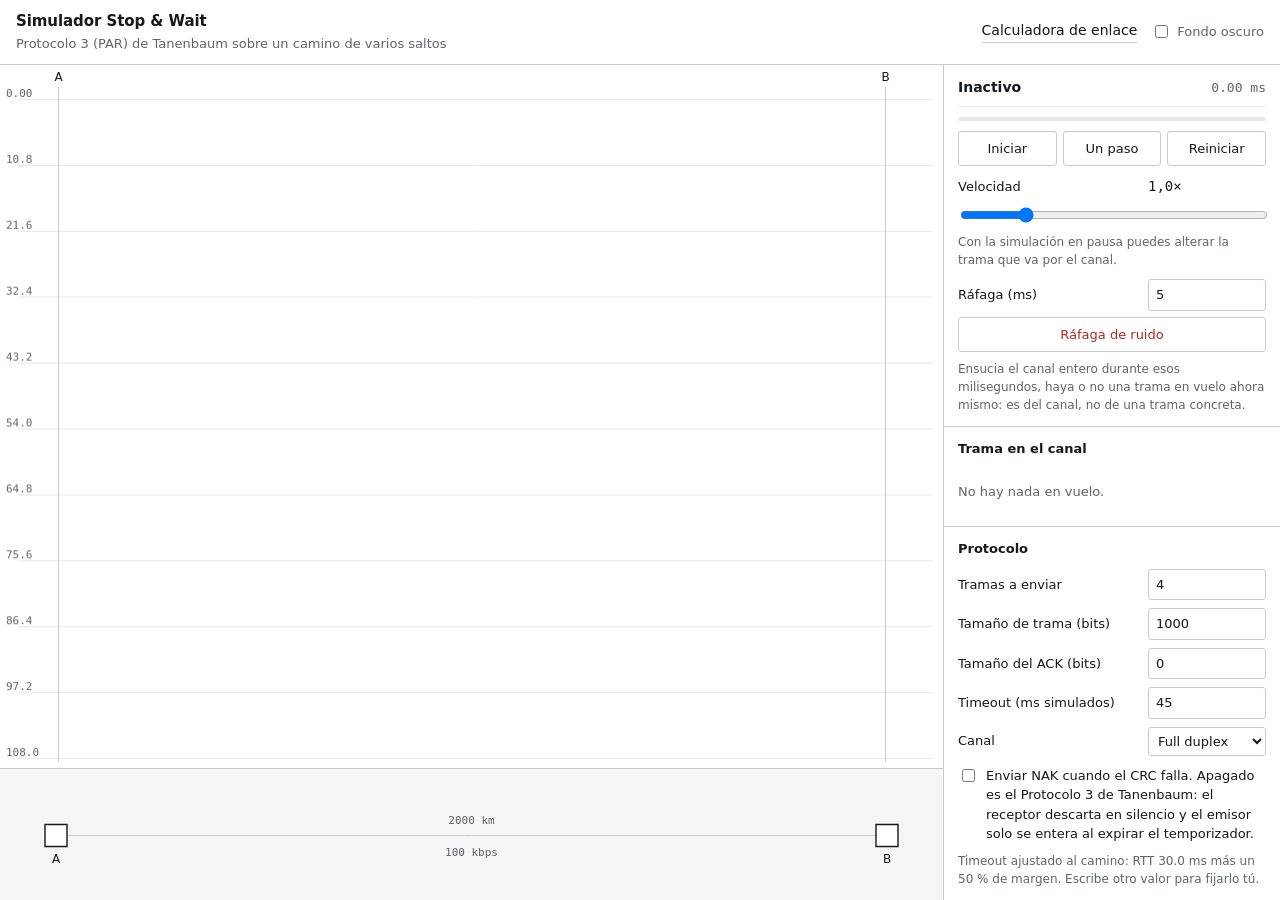
<file: simulador_stop_and_wait_v2/index.html>
<!DOCTYPE html>
<html lang="es" data-theme="light">
<head>
  <meta charset="UTF-8">
  <meta name="viewport" content="width=device-width, initial-scale=1.0">
  <title>Simulador Stop &amp; Wait</title>
  <link rel="stylesheet" href="css/style.css">
</head>
<body class="app">

<header class="bar">
  <div>
    <h1>Simulador Stop &amp; Wait</h1>
    <span class="where">Protocolo 3 (PAR) de Tanenbaum sobre un camino de varios saltos</span>
  </div>
  <nav>
    <a href="calculadora.html">Calculadora de enlace</a>
    <label class="switch"><input type="checkbox" id="theme-switch"> Fondo oscuro</label>
  </nav>
</header>

<div class="work">

  <div class="stage">
    <div class="diagram-wrap">
      <canvas id="diagram"></canvas>
    </div>
    <div class="chain-wrap">
      <canvas id="chain"></canvas>
    </div>
  </div>

  <aside class="rail">

    <!-- ---------------- Control ---------------- -->
    <section class="block">
      <div class="state-line">
        <span class="state-name" id="state-name">Inactivo</span>
        <span class="clock num" id="clock">0 ms</span>
      </div>
      <div class="timer-track"><div class="timer-fill" id="timer-fill"></div></div>

      <div class="transport" style="margin-top:10px">
        <button class="btn" id="btn-run">Iniciar</button>
        <button class="btn" id="btn-step" disabled>Un paso</button>
        <button class="btn" id="btn-reset">Reiniciar</button>
      </div>

      <div class="rows">
        <div class="row">
          <label for="speed">Velocidad</label>
          <span class="num" id="speed-label">1,0×</span>
        </div>
        <input type="range" id="speed" min="0.25" max="4" step="0.25" value="1">
      </div>

      <p class="hint">Con la simulación en pausa puedes alterar la trama que va por el canal.</p>

      <div class="row" style="margin-top:10px">
        <label for="burst-ms">Ráfaga (ms)</label>
        <input type="number" id="burst-ms" min="1" step="1" value="5">
      </div>
      <button class="btn btn-danger btn-wide" id="btn-burst" style="margin-top:6px">Ráfaga de ruido</button>
      <p class="hint">Ensucia el canal entero durante esos milisegundos, haya o no una trama en
      vuelo ahora mismo: es del canal, no de una trama concreta.</p>
    </section>

    <!-- ---------------- Inspector ---------------- -->
    <section class="block">
      <h2>Trama en el canal</h2>
      <div class="targets" id="targets"></div>
      <div id="inspector">
        <p class="inspector-empty" id="inspector-empty">No hay nada en vuelo.</p>
        <div id="inspector-body" hidden>
          <dl class="readout">
            <dt>Tipo</dt><dd class="num" id="insp-kind">—</dd>
            <dt>Secuencia</dt><dd class="num" id="insp-seq">—</dd>
            <dt>Tramo</dt><dd class="num" id="insp-hop">—</dd>
            <dt>CRC recalculado</dt><dd class="crc-state" id="insp-crc">—</dd>
          </dl>

          <div class="bits" id="bits" role="group" aria-label="Bits de la trama; pulsa uno para voltearlo"></div>
          <p class="hint" id="bits-hint">
            <strong>Pulsa cualquier bit para voltearlo</strong> — eso es meter un error a mano.
            Los 16 últimos, en azul, son el CRC. El receptor lo recalcula al llegar: no hay ninguna
            marca de «esta venía dañada».
          </p>

          <div class="actions">
            <button class="btn btn-danger" id="btn-noise-bit">Dañar un bit al azar</button>
            <button class="btn btn-danger" id="btn-destroy">Destruir</button>
            <button class="btn" id="btn-delay">Retrasar</button>
            <button class="btn" id="btn-seq0">Forzar seq 0</button>
            <button class="btn" id="btn-seq1">Forzar seq 1</button>
          </div>

          <button class="step-more" id="btn-crc-steps" aria-expanded="false">Ver el CRC paso a paso</button>
          <div id="crc-steps" hidden></div>
        </div>
      </div>
    </section>

    <!-- ---------------- Configuración ---------------- -->
    <section class="block">
      <h2>Protocolo</h2>
      <div class="rows">
        <div class="row"><label for="total-frames">Tramas a enviar</label><input type="number" id="total-frames" min="1" max="30" value="4"></div>
        <div class="row"><label for="frame-bits">Tamaño de trama (bits)</label><input type="number" id="frame-bits" min="24" step="8" value="1000"></div>
        <div class="row"><label for="ack-bits">Tamaño del ACK (bits)</label><input type="number" id="ack-bits" min="0" step="8" value="0"></div>
        <div class="row"><label for="timeout-ms">Timeout (ms simulados)</label><input type="number" id="timeout-ms" min="1" step="1" value="60"></div>
        <div class="row"><label for="duplex-mode">Canal</label><select id="duplex-mode"><option value="full" selected>Full duplex</option><option value="half">Half duplex</option></select></div>
      </div>

      <label class="check" style="margin-top:10px">
        <input type="checkbox" id="nak-toggle">
        <span>Enviar NAK cuando el CRC falla. Apagado es el Protocolo 3 de Tanenbaum: el receptor descarta en silencio y el emisor solo se entera al expirar el temporizador.</span>
      </label>

      <p class="hint" id="timeout-hint"></p>
    </section>

    <!-- ---------------- Camino ---------------- -->
    <section class="block">
      <div class="card-head">
        <h2>Camino</h2>
        <button class="btn-secondary btn-small" id="btn-add-hop">Añadir punto</button>
      </div>
      <div id="hops"></div>
      <p class="hint">Cada punto intermedio recibe la trama entera antes de reenviarla, así que suma su tiempo de transmisión. En half duplex, el medio va en un sentido a la vez: antes de cada respuesta hay que invertirlo, y eso cuesta el tiempo de vuelta del tramo.</p>
    </section>

    <!-- ---------------- Telemetría ---------------- -->
    <section class="block">
      <h2>Telemetría</h2>
      <dl class="readout">
        <dt>Tramas entregadas</dt><dd class="num" id="tel-delivered">0</dd>
        <dt>Transmisiones</dt><dd class="num" id="tel-sent">0</dd>
        <dt>Retransmisiones</dt><dd class="num" id="tel-retrans">0</dd>
        <dt>ACK recibidos</dt><dd class="num" id="tel-acks">0</dd>
        <dt>NAK recibidos</dt><dd class="num" id="tel-naks">0</dd>
        <dt>CRC incorrectos</dt><dd class="num" id="tel-crc">0</dd>
        <dt>Duplicadas descartadas</dt><dd class="num" id="tel-dups">0</dd>
        <dt>ACK fuera de tiempo</dt><dd class="num" id="tel-late">0</dd>
        <dt>Destruidas a mano</dt><dd class="num" id="tel-destroyed">0</dd>
        <dt>Bits arruinados por ráfaga</dt><dd class="num" id="tel-burst">0</dd>
        <dt>Utilización teórica</dt><dd class="num" id="tel-u">—</dd>
        <dt>RTT del camino</dt><dd class="num" id="tel-rtt">—</dd>
      </dl>
    </section>

    <!-- ---------------- Bitácora ---------------- -->
    <section class="block">
      <h2>Qué ha pasado</h2>
      <ul class="log" id="log"></ul>
    </section>

    <section class="block">
      <h2>Cómo leer el diagrama</h2>
      <div class="legend">
        <span><i style="border-color: var(--data)"></i> Trama de datos aceptada</span>
        <span><i style="border-color: var(--ack)"></i> Confirmación (ACK o NAK)</span>
        <span><i style="border-color: var(--fault); border-top-style: dashed"></i> Descartada: CRC incorrecto o duplicada</span>
        <span><i style="border-color: var(--fault)"></i> Destruida en el canal</span>
        <span><i style="border-color: var(--wait); border-top-style: dotted"></i> Expiró el temporizador</span>
        <span><i style="border-color: var(--wait)"></i> Inversión del medio (half duplex)</span>
        <span><i class="band" style="background: var(--fault)"></i> Ráfaga de ruido: el canal entero sucio</span>
      </div>
      <p class="hint">El tiempo baja. Cada línea vertical es un punto del camino. Rueda del ratón sobre el diagrama para mirar hacia atrás, <strong>Ctrl + rueda</strong> para acercar la escala de tiempo, doble clic para volver al presente. Si todo el recorrido cabe en pantalla no hay nada hacia atrás que mirar: acerca primero.</p>
    </section>

  </aside>
</div>

<script src="js/frame.js"></script>
<script src="js/network.js"></script>
<script src="js/sim.js"></script>
<script src="js/ui.js"></script>
</body>
</html>
</file>
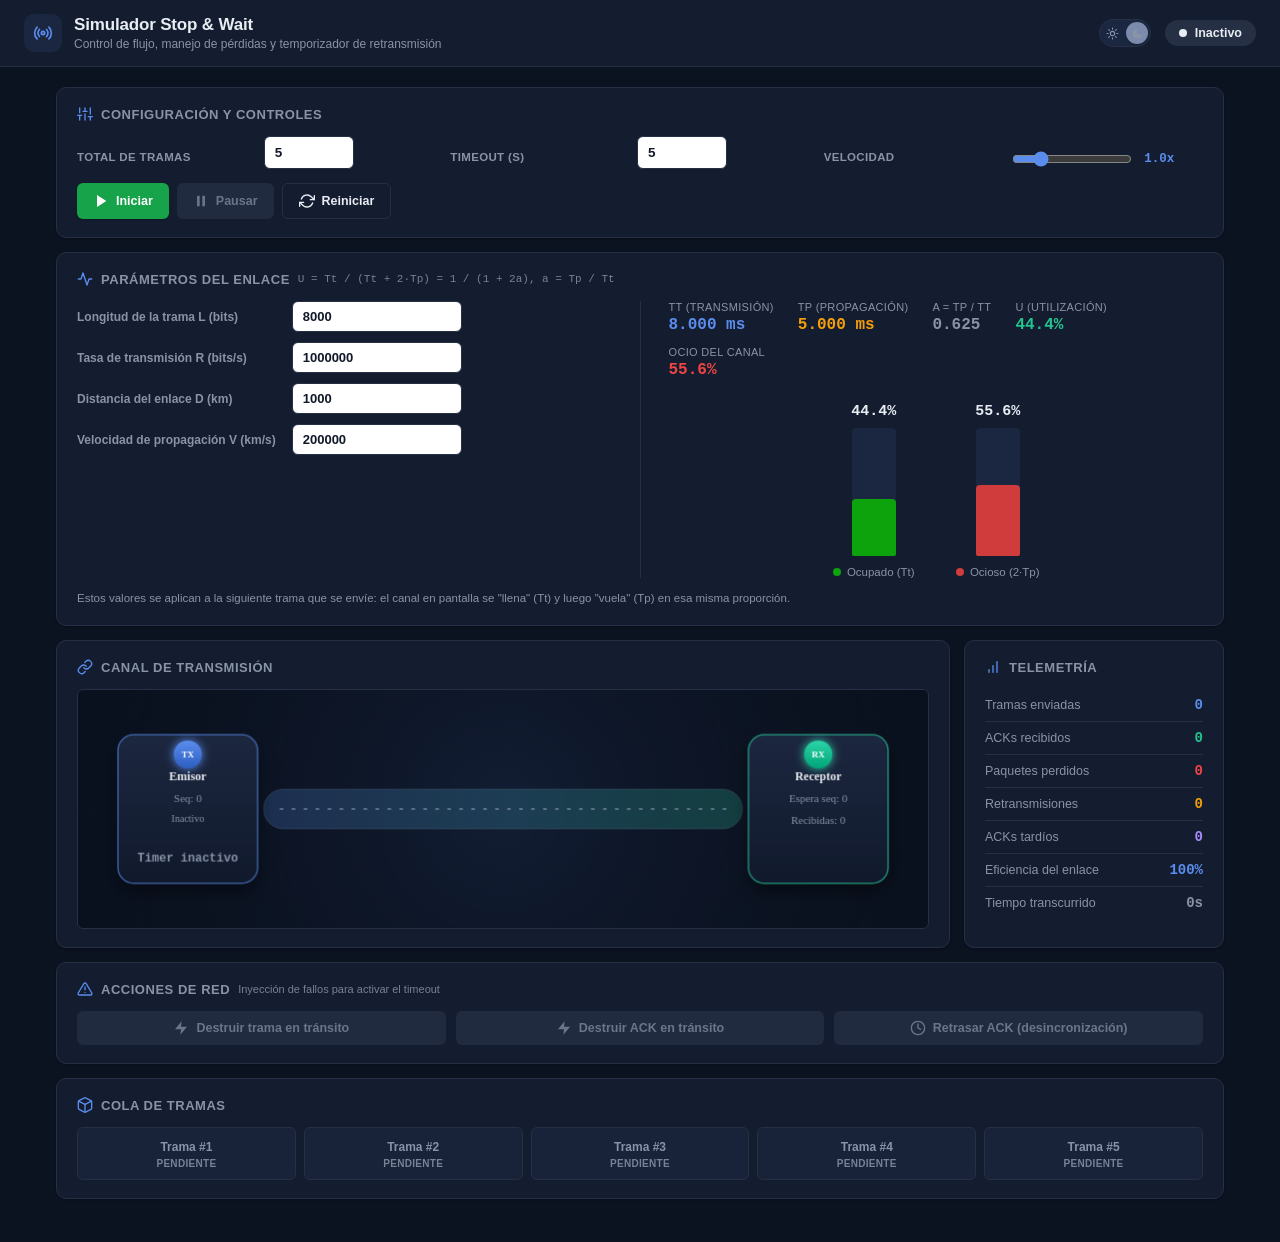
<file: simulador_stop_and_wait_web/index.html>
<!DOCTYPE html>
<html lang="es">
<head>
  <meta charset="UTF-8">
  <meta name="viewport" content="width=device-width, initial-scale=1.0">
  <title>Simulador Avanzado del Protocolo Stop &amp; Wait</title>
  <link rel="stylesheet" href="css/style.css">
</head>
<body>

  <!-- Sprite de iconos (line-icons, estilo Feather) reutilizados en toda la interfaz -->
  <svg style="display:none" aria-hidden="true">
    <symbol id="icon-radio" viewBox="0 0 24 24" fill="none" stroke="currentColor" stroke-width="2" stroke-linecap="round" stroke-linejoin="round">
      <circle cx="12" cy="12" r="2"/>
      <path d="M16.24 7.76a6 6 0 0 1 0 8.49M7.76 16.24a6 6 0 0 1 0-8.49M19.07 4.93a10 10 0 0 1 0 14.14M4.93 19.07a10 10 0 0 1 0-14.14"/>
    </symbol>
    <symbol id="icon-sliders" viewBox="0 0 24 24" fill="none" stroke="currentColor" stroke-width="2" stroke-linecap="round" stroke-linejoin="round">
      <line x1="4" y1="21" x2="4" y2="14"/><line x1="4" y1="10" x2="4" y2="3"/>
      <line x1="12" y1="21" x2="12" y2="12"/><line x1="12" y1="8" x2="12" y2="3"/>
      <line x1="20" y1="21" x2="20" y2="16"/><line x1="20" y1="12" x2="20" y2="3"/>
      <line x1="1" y1="14" x2="7" y2="14"/><line x1="9" y1="8" x2="15" y2="8"/><line x1="17" y1="16" x2="23" y2="16"/>
    </symbol>
    <symbol id="icon-activity" viewBox="0 0 24 24" fill="none" stroke="currentColor" stroke-width="2" stroke-linecap="round" stroke-linejoin="round">
      <polyline points="22 12 18 12 15 21 9 3 6 12 2 12"/>
    </symbol>
    <symbol id="icon-link" viewBox="0 0 24 24" fill="none" stroke="currentColor" stroke-width="2" stroke-linecap="round" stroke-linejoin="round">
      <path d="M10 13a5 5 0 0 0 7.54.54l3-3a5 5 0 0 0-7.07-7.07l-1.72 1.71"/>
      <path d="M14 11a5 5 0 0 0-7.54-.54l-3 3a5 5 0 0 0 7.07 7.07l1.71-1.71"/>
    </symbol>
    <symbol id="icon-bar-chart" viewBox="0 0 24 24" fill="none" stroke="currentColor" stroke-width="2" stroke-linecap="round" stroke-linejoin="round">
      <line x1="12" y1="20" x2="12" y2="10"/><line x1="18" y1="20" x2="18" y2="4"/><line x1="6" y1="20" x2="6" y2="16"/>
    </symbol>
    <symbol id="icon-alert-triangle" viewBox="0 0 24 24" fill="none" stroke="currentColor" stroke-width="2" stroke-linecap="round" stroke-linejoin="round">
      <path d="M10.29 3.86L1.82 18a2 2 0 0 0 1.71 3h16.94a2 2 0 0 0 1.71-3L13.71 3.86a2 2 0 0 0-3.42 0z"/>
      <line x1="12" y1="9" x2="12" y2="13"/><line x1="12" y1="17" x2="12.01" y2="17"/>
    </symbol>
    <symbol id="icon-package" viewBox="0 0 24 24" fill="none" stroke="currentColor" stroke-width="2" stroke-linecap="round" stroke-linejoin="round">
      <path d="M12.89 1.45l8 4A2 2 0 0 1 22 7.24v9.53a2 2 0 0 1-1.11 1.79l-8 4a2 2 0 0 1-1.79 0l-8-4a2 2 0 0 1-1.1-1.8V7.24a2 2 0 0 1 1.11-1.79l8-4a2 2 0 0 1 1.78 0z"/>
      <polyline points="2.32 6.16 12 11 21.68 6.16"/><line x1="12" y1="22.76" x2="12" y2="11"/>
    </symbol>
    <symbol id="icon-play" viewBox="0 0 24 24" fill="currentColor" stroke="none">
      <polygon points="6 3 20 12 6 21 6 3"/>
    </symbol>
    <symbol id="icon-pause" viewBox="0 0 24 24" fill="currentColor" stroke="none">
      <rect x="6" y="4" width="4" height="16" rx="1"/><rect x="14" y="4" width="4" height="16" rx="1"/>
    </symbol>
    <symbol id="icon-refresh-cw" viewBox="0 0 24 24" fill="none" stroke="currentColor" stroke-width="2" stroke-linecap="round" stroke-linejoin="round">
      <polyline points="23 4 23 10 17 10"/><polyline points="1 20 1 14 7 14"/>
      <path d="M3.51 9a9 9 0 0 1 14.85-3.36L23 10M1 14l4.64 4.36A9 9 0 0 0 20.49 15"/>
    </symbol>
    <symbol id="icon-zap" viewBox="0 0 24 24" fill="currentColor" stroke="none">
      <polygon points="13 2 3 14 12 14 11 22 21 10 12 10 13 2"/>
    </symbol>
    <symbol id="icon-clock" viewBox="0 0 24 24" fill="none" stroke="currentColor" stroke-width="2" stroke-linecap="round" stroke-linejoin="round">
      <circle cx="12" cy="12" r="10"/><polyline points="12 6 12 12 16 14"/>
    </symbol>
    <symbol id="icon-sun" viewBox="0 0 24 24" fill="none" stroke="currentColor" stroke-width="2" stroke-linecap="round" stroke-linejoin="round">
      <circle cx="12" cy="12" r="4"/>
      <line x1="12" y1="2" x2="12" y2="4"/><line x1="12" y1="20" x2="12" y2="22"/>
      <line x1="4.93" y1="4.93" x2="6.34" y2="6.34"/><line x1="17.66" y1="17.66" x2="19.07" y2="19.07"/>
      <line x1="2" y1="12" x2="4" y2="12"/><line x1="20" y1="12" x2="22" y2="12"/>
      <line x1="4.93" y1="19.07" x2="6.34" y2="17.66"/><line x1="17.66" y1="6.34" x2="19.07" y2="4.93"/>
    </symbol>
    <symbol id="icon-moon" viewBox="0 0 24 24" fill="currentColor" stroke="none">
      <path d="M21 12.79A9 9 0 1 1 11.21 3 7 7 0 0 0 21 12.79z"/>
    </symbol>
    <symbol id="icon-check-circle" viewBox="0 0 24 24" fill="none" stroke="currentColor" stroke-width="2" stroke-linecap="round" stroke-linejoin="round">
      <path d="M22 11.08V12a10 10 0 1 1-5.93-9.14"/><polyline points="22 4 12 14.01 9 11.01"/>
    </symbol>
    <symbol id="icon-info" viewBox="0 0 24 24" fill="none" stroke="currentColor" stroke-width="2" stroke-linecap="round" stroke-linejoin="round">
      <circle cx="12" cy="12" r="10"/><line x1="12" y1="16" x2="12" y2="12"/><line x1="12" y1="8" x2="12.01" y2="8"/>
    </symbol>
    <symbol id="icon-alert-octagon" viewBox="0 0 24 24" fill="none" stroke="currentColor" stroke-width="2" stroke-linecap="round" stroke-linejoin="round">
      <polygon points="7.86 2 16.14 2 22 7.86 22 16.14 16.14 22 7.86 22 2 16.14 2 7.86 7.86 2"/>
      <line x1="12" y1="8" x2="12" y2="12"/><line x1="12" y1="16" x2="12.01" y2="16"/>
    </symbol>
  </svg>

  <header class="header">
    <div class="header-title-box">
      <div class="brand">
        <span class="brand-icon"><svg class="icon"><use href="#icon-radio"></use></svg></span>
        <div>
          <h1>Simulador Stop &amp; Wait</h1>
          <p>Control de flujo, manejo de pérdidas y temporizador de retransmisión</p>
        </div>
      </div>
    </div>
    <div class="header-actions">
      <label class="theme-switch" title="Cambiar tema" aria-label="Cambiar entre modo claro y oscuro">
        <input type="checkbox" id="theme-switch">
        <span class="theme-switch-track">
          <svg class="icon theme-switch-icon theme-switch-icon-sun"><use href="#icon-sun"></use></svg>
          <svg class="icon theme-switch-icon theme-switch-icon-moon"><use href="#icon-moon"></use></svg>
          <span class="theme-switch-thumb"></span>
        </span>
      </label>
      <div id="status-badge" class="status-badge"><span class="status-dot"></span><span id="status-badge-text">Inactivo</span></div>
    </div>
  </header>

  <main class="main-container">

    <section class="card">
      <h2 class="card-title"><svg class="icon"><use href="#icon-sliders"></use></svg>Configuración y controles</h2>
      <div class="ctrl-grid">
        <label for="frames-input">Total de tramas</label>
        <input type="number" id="frames-input" min="1" max="50" value="5">

        <label for="timeout-input">Timeout (s)</label>
        <input type="number" id="timeout-input" min="2" max="30" value="5">

        <label for="speed-range">Velocidad</label>
        <div class="range-with-label">
          <input type="range" id="speed-range" min="0.5" max="3.0" step="0.1" value="1.0">
          <span id="speed-label" class="speed-label">1.0x</span>
        </div>

        <div class="ctrl-buttons">
          <button id="btn-start" class="btn btn-primary"><svg class="icon"><use href="#icon-play"></use></svg>Iniciar</button>
          <button id="btn-pause" class="btn btn-secondary" disabled><svg class="icon"><use href="#icon-pause"></use></svg>Pausar</button>
          <button id="btn-reset" class="btn btn-ghost"><svg class="icon"><use href="#icon-refresh-cw"></use></svg>Reiniciar</button>
        </div>
      </div>
    </section>

    <section class="card">
      <h2 class="card-title"><svg class="icon"><use href="#icon-activity"></use></svg>Parámetros del enlace <span class="card-title-formula">U = Tt / (Tt + 2·Tp) = 1 / (1 + 2a), a = Tp / Tt</span></h2>
      <div class="link-panel">
        <div class="link-panel-col link-panel-params">
          <div class="link-grid">
            <label for="link-length">Longitud de la trama L (bits)</label>
            <input type="number" id="link-length" min="1" value="8000">

            <label for="link-rate">Tasa de transmisión R (bits/s)</label>
            <input type="number" id="link-rate" min="1" value="1000000">

            <label for="link-distance">Distancia del enlace D (km)</label>
            <input type="number" id="link-distance" min="0" value="1000">

            <label for="link-velocity">Velocidad de propagación V (km/s)</label>
            <input type="number" id="link-velocity" min="1" value="200000">
          </div>
        </div>

        <div class="link-panel-divider"></div>

        <div class="link-panel-col link-panel-results">
          <div class="link-results">
            <div class="link-result"><span>Tt (transmisión)</span><strong id="link-tt" class="stat-blue">—</strong></div>
            <div class="link-result"><span>Tp (propagación)</span><strong id="link-tp" class="stat-orange">—</strong></div>
            <div class="link-result"><span>a = Tp / Tt</span><strong id="link-a" class="stat-muted">—</strong></div>
            <div class="link-result"><span>U (utilización)</span><strong id="link-u" class="stat-green">—</strong></div>
            <div class="link-result"><span>Ocio del canal</span><strong id="link-idle" class="stat-red">—</strong></div>
          </div>

          <div class="util-chart" id="util-chart" role="img" aria-label="Comparación entre el porcentaje de tiempo que el canal está ocupado transmitiendo y el porcentaje que permanece ocioso esperando la propagación">
            <div class="util-chart-col">
              <span class="util-chart-value" id="util-value-busy">—</span>
              <div class="util-chart-track" title="Canal ocupado (Tt): fracción del ciclo que el emisor pasa transmitiendo bits">
                <div class="util-chart-fill util-chart-fill-busy" id="util-bar-busy"></div>
              </div>
              <span class="util-chart-label"><i class="dot dot-busy"></i>Ocupado (Tt)</span>
            </div>
            <div class="util-chart-col">
              <span class="util-chart-value" id="util-value-idle">—</span>
              <div class="util-chart-track" title="Canal ocioso (2·Tp): fracción del ciclo que se espera la propagación de ida y vuelta">
                <div class="util-chart-fill util-chart-fill-idle" id="util-bar-idle"></div>
              </div>
              <span class="util-chart-label"><i class="dot dot-idle"></i>Ocioso (2·Tp)</span>
            </div>
          </div>
        </div>
      </div>
      <p class="link-hint">Estos valores se aplican a la siguiente trama que se envíe: el canal en pantalla se "llena" (Tt) y luego "vuela" (Tp) en esa misma proporción.</p>
    </section>

    <section class="mid-frame">
      <div class="card canvas-card">
        <h2 class="card-title"><svg class="icon"><use href="#icon-link"></use></svg>Canal de transmisión</h2>
        <div id="warning-banner" class="warning-banner" hidden>
          <svg class="icon"><use href="#icon-alert-triangle"></use></svg>
          <span id="warning-banner-text" class="warning-text"></span>
        </div>
        <div class="canvas-wrap" id="canvas-wrap">
          <canvas id="sim-canvas"></canvas>
          <div id="toast-container" class="toast-container"></div>
        </div>
      </div>

      <div class="card stats-card">
        <h2 class="card-title"><svg class="icon"><use href="#icon-bar-chart"></use></svg>Telemetría</h2>
        <div class="stat-row">
          <span>Tramas enviadas</span>
          <span id="stat-sent" class="stat-value stat-blue">0</span>
        </div>
        <div class="stat-row">
          <span>ACKs recibidos</span>
          <span id="stat-acks" class="stat-value stat-green">0</span>
        </div>
        <div class="stat-row">
          <span>Paquetes perdidos</span>
          <span id="stat-lost" class="stat-value stat-red">0</span>
        </div>
        <div class="stat-row">
          <span>Retransmisiones</span>
          <span id="stat-retrans" class="stat-value stat-orange">0</span>
        </div>
        <div class="stat-row">
          <span>ACKs tardíos</span>
          <span id="stat-late-acks" class="stat-value stat-purple">0</span>
        </div>
        <div class="stat-row">
          <span>Eficiencia del enlace</span>
          <span id="stat-eff" class="stat-value stat-blue">100.0%</span>
        </div>
        <div class="stat-row">
          <span>Tiempo transcurrido</span>
          <span id="stat-time" class="stat-value stat-muted">0.0s</span>
        </div>
      </div>
    </section>

    <section class="card">
      <h2 class="card-title"><svg class="icon"><use href="#icon-alert-triangle"></use></svg>Acciones de red <span class="card-title-sub">Inyección de fallos para activar el timeout</span></h2>
      <div class="interrupt-row">
        <button id="btn-kill-frame" class="btn btn-danger" disabled><svg class="icon"><use href="#icon-zap"></use></svg>Destruir trama en tránsito</button>
        <button id="btn-kill-ack" class="btn btn-danger" disabled><svg class="icon"><use href="#icon-zap"></use></svg>Destruir ACK en tránsito</button>
        <button id="btn-delay-ack" class="btn btn-delay" disabled><svg class="icon"><use href="#icon-clock"></use></svg>Retrasar ACK (desincronización)</button>
      </div>
    </section>

    <section class="card">
      <h2 class="card-title"><svg class="icon"><use href="#icon-package"></use></svg>Cola de tramas</h2>
      <div id="pipe-container" class="pipe-container"></div>
    </section>

  </main>

  <!-- Alerta modal: eventos de red importantes que requieren confirmación explícita -->
  <div id="alert-overlay" class="alert-overlay" hidden>
    <div class="alert-dialog" role="alertdialog" aria-modal="true" aria-labelledby="alert-title" aria-describedby="alert-message">
      <div id="alert-icon-wrap" class="alert-icon-wrap">
        <svg class="icon icon-lg"><use id="alert-icon-use" href="#icon-alert-triangle"></use></svg>
      </div>
      <h3 id="alert-title" class="alert-title"></h3>
      <p id="alert-message" class="alert-message"></p>
      <div class="alert-actions">
        <span id="alert-queue-badge" class="alert-queue-badge" hidden></span>
        <button id="alert-dismiss" class="btn btn-primary">Entendido</button>
      </div>
    </div>
  </div>

  <script src="js/protocol.js"></script>
  <script src="js/app.js"></script>
</body>
</html>
</file>
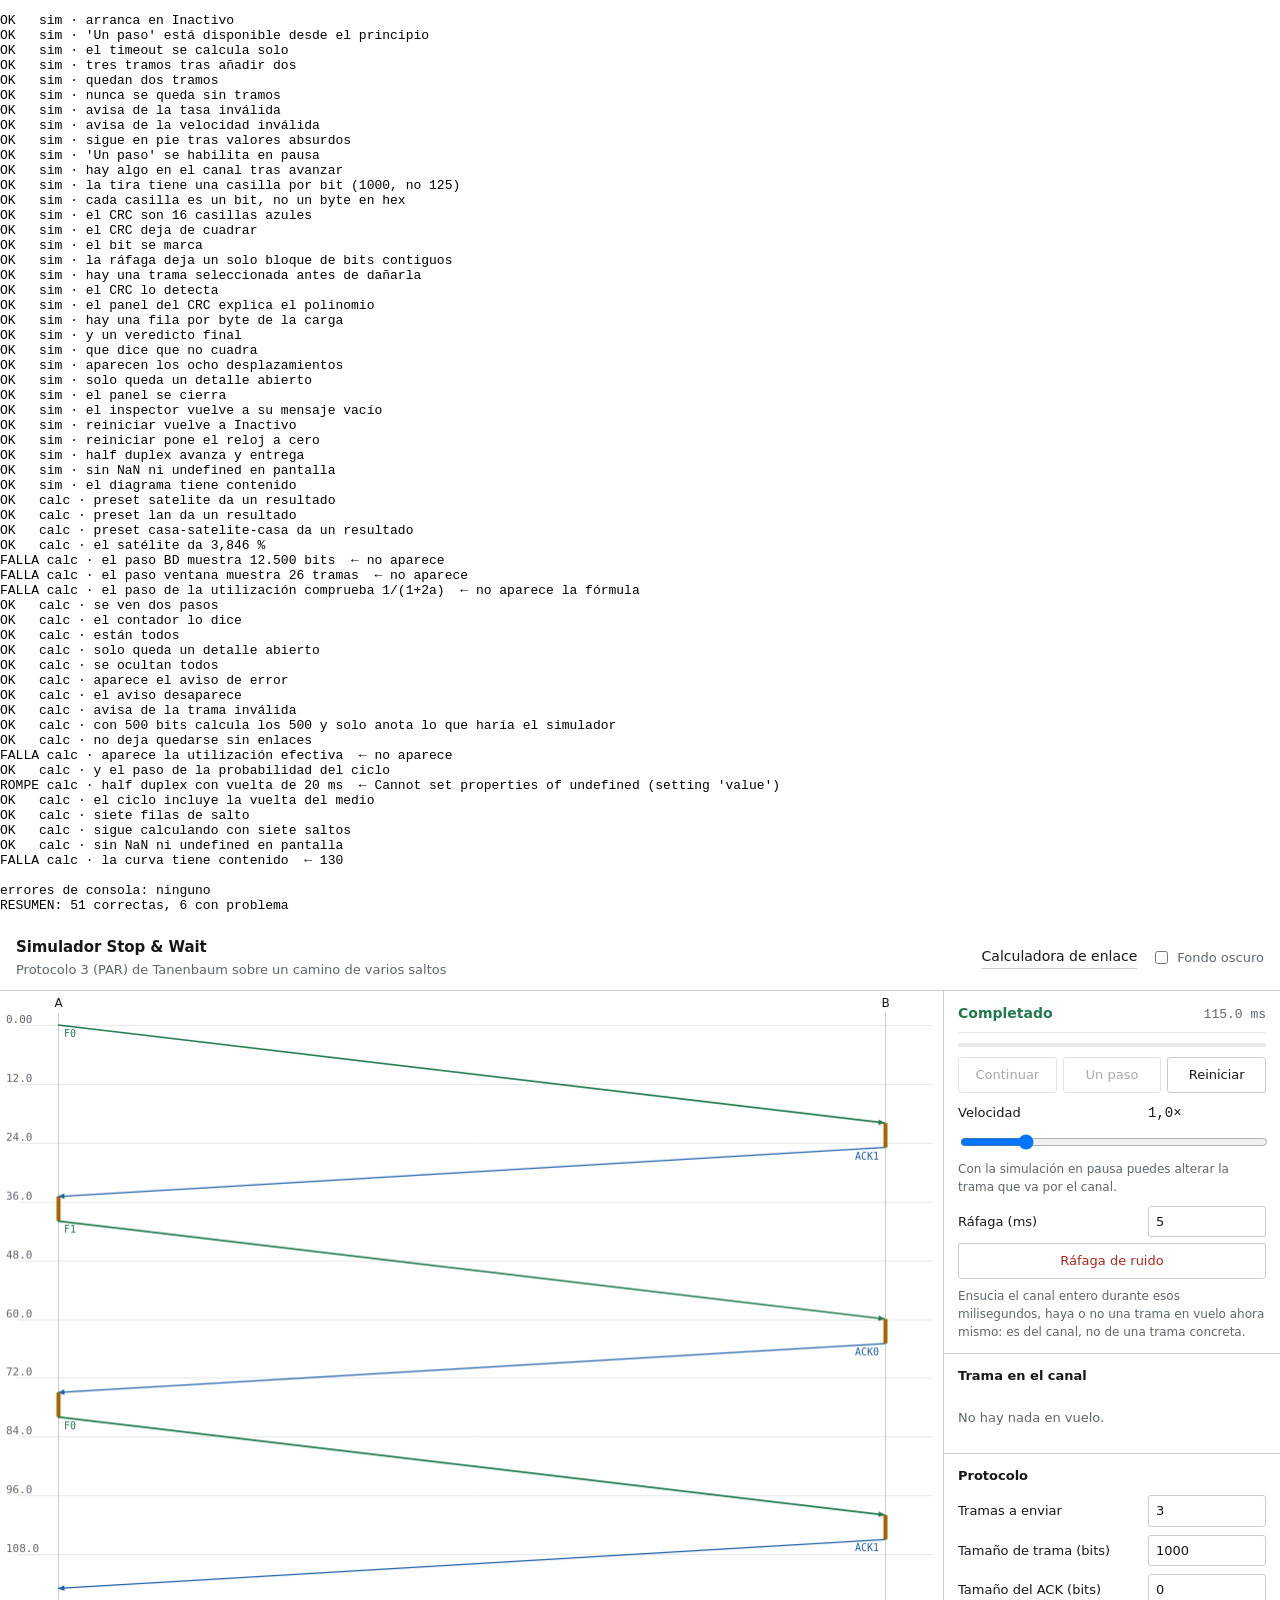
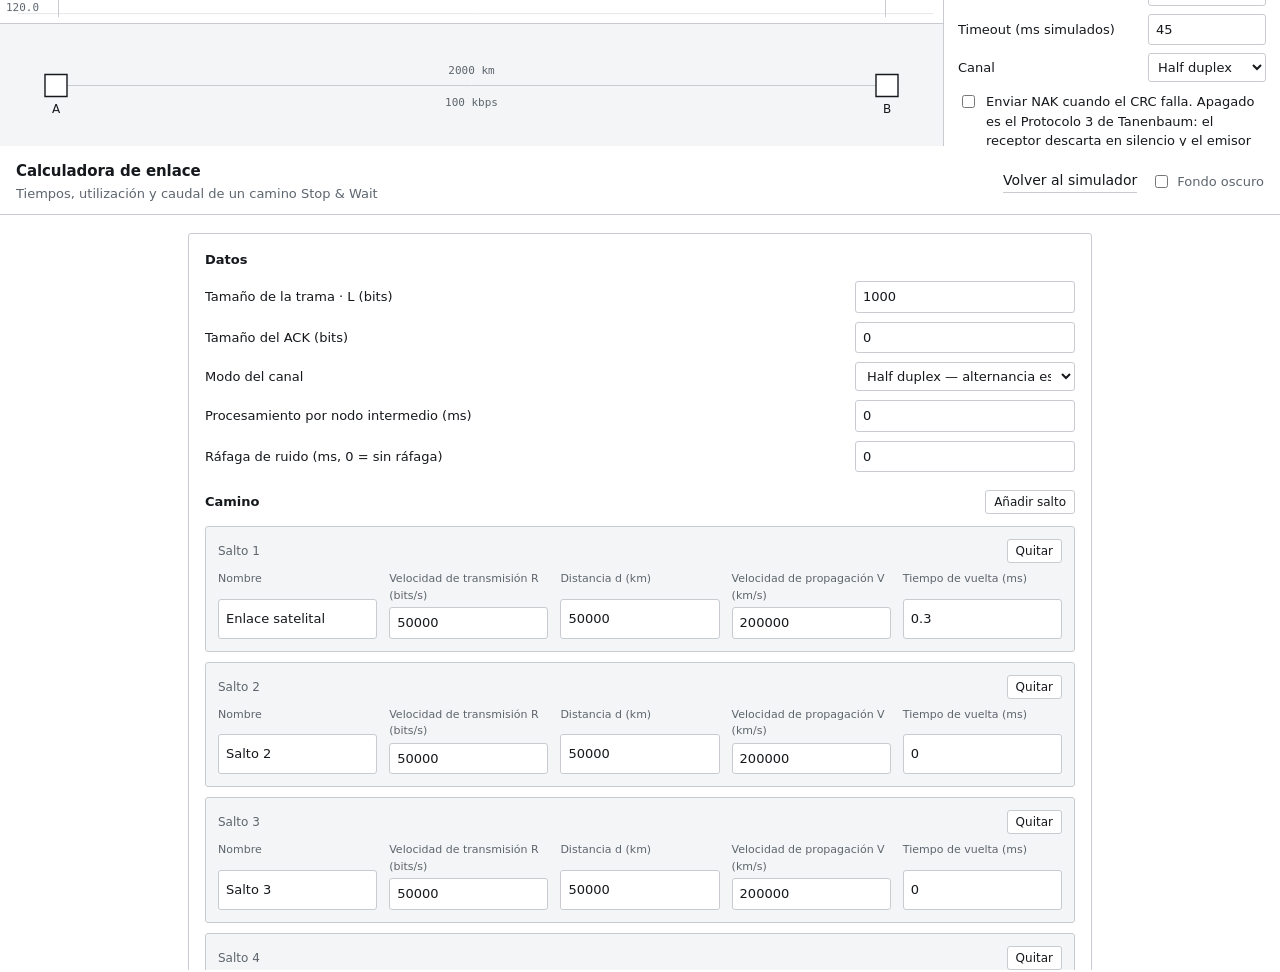
<file: simulador_stop_and_wait_v2/banco-interfaz.html>
<!DOCTYPE html>
<meta charset="utf-8">
<title>Banco de pruebas de interfaz</title>
<!--
  Página de pruebas, no parte del simulador. Carga el simulador y la
  calculadora en sendos iframes, los maneja como lo haría una persona (clics,
  valores inválidos, teclas) y comprueba lo que queda en pantalla.

  Cómo se usa: servir la carpeta y abrir /banco-interfaz.html. El resumen sale
  arriba del todo. Sin dependencias.

  No sustituye a probarlo a mano: no ve si algo se ve mal, solo si el
  comportamiento es el que se espera.
-->
<style>html,body{margin:0;font-family:monospace}iframe{border:0;width:1280px;height:820px}</style>
<pre id="out">arrancando…</pre>
<iframe id="sim" src="index.html"></iframe>
<iframe id="calc" src="calculadora.html"></iframe>

<script>
const resultados = [];
const erroresDeConsola = [];

function comprobar(nombre, condicion, detalle) {
  resultados.push(`${condicion ? "OK  " : "FALLA"} ${nombre}${condicion ? "" : "  ← " + detalle}`);
}

function intentar(nombre, fn) {
  try { fn(); } catch (e) { resultados.push(`ROMPE ${nombre}  ← ${e.message}`); }
}

// Espera a que el iframe esté cargado Y a que su interfaz se haya montado.
// Con un retardo fijo, el banco daba resultados distintos en cada pasada.
function listo(marco, selectorEsperado) {
  const el = document.getElementById(marco);
  return new Promise((resolver, rechazar) => {
    let intentos = 0;
    const mirar = () => {
      intentos += 1;
      const d = el.contentDocument;
      if (d && d.readyState === "complete" && d.querySelector(selectorEsperado)) return resolver(el);
      if (intentos > 400) return rechazar(new Error(`${marco}: nunca apareció ${selectorEsperado}`));
      setTimeout(mirar, 25);
    };
    mirar();
  });
}

function fijar(input, valor) {
  input.value = String(valor);
  input.dispatchEvent(new input.ownerDocument.defaultView.Event("input", { bubbles: true }));
  input.dispatchEvent(new input.ownerDocument.defaultView.Event("change", { bubbles: true }));
}

function pasos(d, n) {
  const b = d.getElementById("btn-step");
  for (let i = 0; i < n; i++) b.click();
}

function hayNaN(d) {
  const texto = d.body.innerText;
  return /NaN|undefined|Infinity/.test(texto);
}

async function probarSimulador() {
  const marco = await listo("sim", ".hop input");
  const w = marco.contentWindow;
  const d = marco.contentDocument;
  w.addEventListener("error", (e) => erroresDeConsola.push("sim: " + e.message));

  // --- estado inicial ---
  comprobar("sim · arranca en Inactivo", d.getElementById("state-name").textContent === "Inactivo", d.getElementById("state-name").textContent);
  comprobar("sim · 'Un paso' está disponible desde el principio", !d.getElementById("btn-step").disabled, "estaba deshabilitado");
  comprobar("sim · el timeout se calcula solo", Number(d.getElementById("timeout-ms").value) > 0, "vacío");

  // --- añadir y quitar puntos ---
  intentar("sim · añadir puntos", () => {
    d.getElementById("btn-add-hop").click();
    d.getElementById("btn-add-hop").click();
  });
  comprobar("sim · tres tramos tras añadir dos", d.querySelectorAll(".hop").length === 3, d.querySelectorAll(".hop").length);

  intentar("sim · quitar un punto", () => d.querySelector(".hop-head button").click());
  comprobar("sim · quedan dos tramos", d.querySelectorAll(".hop").length === 2, d.querySelectorAll(".hop").length);

  // Quitar hasta el último: el botón debe quedar deshabilitado, no romper.
  intentar("sim · quitar hasta el último", () => {
    for (let i = 0; i < 5; i++) {
      const b = d.querySelector(".hop-head button:not([disabled])");
      if (b) b.click();
    }
  });
  comprobar("sim · nunca se queda sin tramos", d.querySelectorAll(".hop").length >= 1, d.querySelectorAll(".hop").length);

  // --- valores inválidos en el camino ---
  const campos = d.querySelectorAll(".hop input");
  intentar("sim · tasa 0", () => fijar(campos[1], 0));
  comprobar("sim · avisa de la tasa inválida", /tasa|inválid/i.test(d.getElementById("timeout-hint").textContent), d.getElementById("timeout-hint").textContent.slice(0, 60));
  intentar("sim · tasa de vuelta a un valor válido", () => fijar(campos[1], 100000));

  intentar("sim · velocidad 0", () => fijar(campos[2], 0));
  comprobar("sim · avisa de la velocidad inválida", /velocidad|inválid/i.test(d.getElementById("timeout-hint").textContent), d.getElementById("timeout-hint").textContent.slice(0, 60));
  intentar("sim · velocidad válida otra vez", () => fijar(campos[2], 200000));

  // --- valores raros del protocolo ---
  intentar("sim · tramas vacío", () => fijar(d.getElementById("total-frames"), ""));
  intentar("sim · tramas negativas", () => fijar(d.getElementById("total-frames"), -3));
  intentar("sim · trama de 0 bits", () => fijar(d.getElementById("frame-bits"), 0));
  comprobar("sim · sigue en pie tras valores absurdos", d.getElementById("state-name").textContent.length > 0, "se quedó en blanco");
  intentar("sim · valores razonables", () => {
    fijar(d.getElementById("total-frames"), 3);
    fijar(d.getElementById("frame-bits"), 1000);
  });

  // --- ciclo de vida ---
  intentar("sim · iniciar y pausar", () => {
    d.getElementById("btn-run").click();
    d.getElementById("btn-run").click();
  });
  comprobar("sim · 'Un paso' se habilita en pausa", !d.getElementById("btn-step").disabled, "seguía deshabilitado");

  pasos(d, 40);
  const enVuelo = d.querySelectorAll(".target").length;
  comprobar("sim · hay algo en el canal tras avanzar", enVuelo >= 1, enVuelo);

  // --- inspector: la tira son bits de verdad, no bytes en hexadecimal ---
  // Con la trama por defecto (1000 bits): 1000 casillas de un carácter cada
  // una ("0"/"1"), no 125 casillas de dos dígitos hex. Ver docs/07-historial.md.
  const bitsTira = d.querySelectorAll(".bit");
  comprobar("sim · la tira tiene una casilla por bit (1000, no 125)", bitsTira.length === 1000, bitsTira.length);
  comprobar(
    "sim · cada casilla es un bit, no un byte en hex",
    [...bitsTira].every((b) => b.textContent === "0" || b.textContent === "1"),
    [...bitsTira].map((b) => b.textContent).find((t) => t !== "0" && t !== "1"),
  );
  comprobar("sim · el CRC son 16 casillas azules", d.querySelectorAll('.bit[data-part="crc"]').length === 16, d.querySelectorAll('.bit[data-part="crc"]').length);

  // --- inspector: voltear un bit ---
  const bit = d.querySelector(".bit");
  if (bit) {
    intentar("sim · voltear un bit", () => bit.click());
    comprobar("sim · el CRC deja de cuadrar", d.getElementById("insp-crc").textContent === "no cuadra", d.getElementById("insp-crc").textContent);
    comprobar("sim · el bit se marca", d.querySelector('.bit[data-flipped="true"]') !== null, "sin marcar");
  } else {
    resultados.push("AVISO sim · no había trama en vuelo para voltear un bit");
  }

  // --- ráfaga de ruido: se ve como un bloque rojo contiguo, no bits sueltos ---
  intentar("sim · disparar una ráfaga de ruido", () => d.getElementById("btn-burst").click());
  pasos(d, 15);
  const volteados = [...d.querySelectorAll(".bit")]
    .map((b, i) => (b.dataset.flipped === "true" ? i : -1))
    .filter((i) => i >= 0);
  const contiguos = volteados.every((v, i) => i === 0 || v === volteados[i - 1] + 1);
  comprobar(
    "sim · la ráfaga deja un solo bloque de bits contiguos",
    volteados.length > 0 && contiguos,
    `${volteados.length} bits, contiguos=${contiguos}`,
  );

  // --- error metido a mano, sin azar ---
  comprobar("sim · hay una trama seleccionada antes de dañarla", d.querySelector(".bit") !== null, "el inspector estaba vacío");
  intentar("sim · dañar un bit al azar", () => d.getElementById("btn-noise-bit").click());
  comprobar("sim · el CRC lo detecta", d.getElementById("insp-crc").textContent === "no cuadra", d.getElementById("insp-crc").textContent);

  // --- CRC paso a paso ---
  intentar("sim · abrir el CRC paso a paso", () => d.getElementById("btn-crc-steps").click());
  comprobar("sim · el panel del CRC explica el polinomio", /x¹⁶/.test(d.getElementById("crc-steps").innerText), "sin polinomio");
  // Una fila por byte de carga, y la carga sale del tamaño de trama del
  // formulario: 1000 bits menos 16 de CRC son 123 bytes. El 8 de antes era
  // el payloadBytes fijo que ya no existe.
  comprobar("sim · hay una fila por byte de la carga", d.querySelectorAll(".crc-row").length === 123, d.querySelectorAll(".crc-row").length);
  comprobar("sim · y un veredicto final", d.querySelector(".crc-verdict") !== null, "sin veredicto");
  comprobar("sim · que dice que no cuadra", d.querySelector(".crc-verdict").dataset.ok === "false", d.querySelector(".crc-verdict").dataset.ok);

  intentar("sim · desplegar el detalle de un byte", () => d.querySelectorAll(".crc-row")[1].click());
  comprobar("sim · aparecen los ocho desplazamientos", (d.querySelector(".crc-detail").textContent.match(/desplazamiento/g) || []).length === 8, "no son ocho");
  intentar("sim · desplegar otro byte", () => d.querySelectorAll(".crc-row")[3].click());
  comprobar("sim · solo queda un detalle abierto", d.querySelectorAll(".crc-detail").length === 1, d.querySelectorAll(".crc-detail").length);
  intentar("sim · cerrar el CRC", () => d.getElementById("btn-crc-steps").click());
  comprobar("sim · el panel se cierra", d.getElementById("crc-steps").hidden, "seguía abierto");

  // --- acciones con y sin paquete ---
  intentar("sim · destruir", () => d.getElementById("btn-destroy").click());
  intentar("sim · destruir otra vez, ya sin nada", () => d.getElementById("btn-destroy").click());
  intentar("sim · retrasar sin nada en vuelo", () => d.getElementById("btn-delay").click());
  intentar("sim · forzar secuencia sin nada en vuelo", () => d.getElementById("btn-seq0").click());
  comprobar("sim · el inspector vuelve a su mensaje vacío", !d.getElementById("inspector-empty").hidden, "seguía mostrando datos");

  // --- pulsaciones rápidas ---
  intentar("sim · iniciar y pausar muchas veces seguidas", () => {
    for (let i = 0; i < 20; i++) d.getElementById("btn-run").click();
  });
  intentar("sim · reiniciar en mitad", () => d.getElementById("btn-reset").click());
  comprobar("sim · reiniciar vuelve a Inactivo", d.getElementById("state-name").textContent === "Inactivo", d.getElementById("state-name").textContent);
  comprobar("sim · reiniciar pone el reloj a cero", d.getElementById("clock").textContent.startsWith("0"), d.getElementById("clock").textContent);

  // --- half duplex ---
  intentar("sim · pasar a half duplex", () => {
    fijar(d.getElementById("duplex-mode"), "half");
    d.getElementById("btn-run").click();
    d.getElementById("btn-run").click();
  });
  pasos(d, 200);
  comprobar("sim · half duplex avanza y entrega", /\d/.test(d.getElementById("tel-delivered").textContent), d.getElementById("tel-delivered").textContent);

  // --- desplazar el diagrama ---
  intentar("sim · rueda sobre el diagrama", () => {
    const c = d.getElementById("diagram");
    for (let i = 0; i < 3; i++) c.dispatchEvent(new w.WheelEvent("wheel", { deltaY: -100, bubbles: true, cancelable: true }));
    c.dispatchEvent(new w.MouseEvent("dblclick", { bubbles: true }));
  });

  // --- tema ---
  intentar("sim · cambiar el tema", () => {
    const t = d.getElementById("theme-switch");
    t.click();
    t.click();
  });

  comprobar("sim · sin NaN ni undefined en pantalla", !hayNaN(d), "aparece algo raro en el texto");

  // --- el lienzo se ha dibujado ---
  const pintado = d.getElementById("diagram").toDataURL().length;
  comprobar("sim · el diagrama tiene contenido", pintado > 5000, pintado);
}

async function probarCalculadora() {
  const marco = await listo("calc", ".link-row input");
  const w = marco.contentWindow;
  const d = marco.contentDocument;
  w.addEventListener("error", (e) => erroresDeConsola.push("calc: " + e.message));

  // --- presets ---
  for (const nombre of ["satelite", "lan", "casa-satelite-casa"]) {
    intentar(`calc · preset ${nombre}`, () => d.querySelector(`[data-preset="${nombre}"]`).click());
    const titular = d.querySelector(".headline-main .headline-value");
    comprobar(`calc · preset ${nombre} da un resultado`, titular && titular.textContent.includes("%"), titular ? titular.textContent : "sin titular");
  }

  intentar("calc · volver al satélite", () => d.querySelector('[data-preset="satelite"]').click());
  const u = d.querySelector(".headline-main .headline-value").textContent.trim();
  comprobar("calc · el satélite da 3,846 %", u === "3,846 %", u);
  intentar("calc · abrir todos los pasos", () => d.getElementById("btn-all-steps").click());
  comprobar("calc · el paso BD muestra 12.500 bits", d.body.innerText.includes("12.500 bits"), "no aparece");
  comprobar("calc · el paso ventana muestra 26 tramas", d.body.innerText.includes("26 tramas"), "no aparece");
  comprobar("calc · el paso de la utilización comprueba 1/(1+2a)", d.body.innerText.includes("U = Tt(emisor) / ciclo"), "no aparece la fórmula");
  intentar("calc · ocultar otra vez", () => d.getElementById("btn-hide-steps").click());

  // --- pasos ---
  intentar("calc · mostrar de uno en uno", () => {
    d.getElementById("btn-next-step").click();
    d.getElementById("btn-next-step").click();
  });
  comprobar("calc · se ven dos pasos", d.querySelectorAll(".step").length === 2, d.querySelectorAll(".step").length);
  comprobar("calc · el contador lo dice", /Paso 2 de \d+/.test(d.getElementById("steps-progress").textContent), d.getElementById("steps-progress").textContent);

  intentar("calc · mostrar todos", () => d.getElementById("btn-all-steps").click());
  const totalPasos = d.querySelectorAll(".step").length;
  comprobar("calc · están todos", totalPasos >= 9, totalPasos);

  // --- un solo detalle abierto ---
  const masBotones = d.querySelectorAll(".step-more");
  intentar("calc · abrir dos detalles seguidos", () => {
    masBotones[0].click();
    d.querySelectorAll(".step-more")[2].click();
  });
  comprobar("calc · solo queda un detalle abierto", d.querySelectorAll(".step-detail").length === 1, d.querySelectorAll(".step-detail").length);

  intentar("calc · ocultar los pasos", () => d.getElementById("btn-hide-steps").click());
  comprobar("calc · se ocultan todos", d.querySelectorAll(".step").length === 0, d.querySelectorAll(".step").length);

  // --- valores inválidos ---
  const campos = d.querySelectorAll(".link-row input");
  intentar("calc · tasa 0", () => fijar(campos[1], 0));
  comprobar("calc · aparece el aviso de error", !d.getElementById("error-box").hidden, "el aviso no se mostró");
  intentar("calc · tasa válida otra vez", () => fijar(campos[1], 50000));
  comprobar("calc · el aviso desaparece", d.getElementById("error-box").hidden, "el aviso se quedó");

  // L = 0 no es un tamaño: el modelo lo rechaza y la calculadora lo dice. Ojo,
  // esto NO es el redondeo del simulador: la calculadora no redondea (ver
  // notaDeTramaReal() en js/calc.js), solo avisa de lo que usaría la otra
  // página, y ese aviso no es un error.
  intentar("calc · trama de 0 bits", () => fijar(d.getElementById("frame-bits"), 0));
  comprobar("calc · avisa de la trama inválida", !d.getElementById("error-box").hidden, "sin aviso");
  intentar("calc · trama de 500 bits, la del ejemplo de LAN de clase", () => fijar(d.getElementById("frame-bits"), 500));
  comprobar(
    "calc · con 500 bits calcula los 500 y solo anota lo que haría el simulador",
    d.getElementById("frame-bits").value === "500" &&
      !d.getElementById("frame-bits-hint").hidden &&
      d.getElementById("error-box").hidden,
    d.getElementById("frame-bits").value + " / nota " + (d.getElementById("frame-bits-hint").hidden ? "oculta" : "visible")
  );
  intentar("calc · trama válida", () => fijar(d.getElementById("frame-bits"), 1000));

  // --- quitar el único salto ---
  intentar("calc · quitar el único salto", () => d.querySelector(".link-row-head button").click());
  comprobar("calc · no deja quedarse sin enlaces", d.querySelectorAll(".link-row").length >= 1, d.querySelectorAll(".link-row").length);

  // --- errores y half duplex ---
  intentar("calc · probabilidad de error 0,3", () => fijar(d.querySelectorAll(".link-row input")[4], 0.3));
  comprobar("calc · aparece la utilización efectiva", d.body.innerText.includes("efectiva"), "no aparece");
  comprobar("calc · y el paso de la probabilidad del ciclo", d.body.innerText.includes("Probabilidad de que el ciclo falle") || d.querySelectorAll(".step").length === 0, "falta el paso");
  intentar("calc · half duplex con vuelta de 20 ms", () => {
    fijar(d.getElementById("duplex-mode"), "half");
    fijar(d.querySelectorAll(".link-row input")[6], 20);
  });
  intentar("calc · mirar el paso del ciclo", () => d.getElementById("btn-all-steps").click());
  comprobar("calc · el ciclo incluye la vuelta del medio", /tiempo de vuelta/.test(d.body.innerText), "el paso del ciclo no menciona la inversión");

  // --- muchos saltos ---
  intentar("calc · añadir seis saltos", () => {
    for (let i = 0; i < 6; i++) d.getElementById("btn-add-link").click();
  });
  comprobar("calc · siete filas de salto", d.querySelectorAll(".link-row").length === 7, d.querySelectorAll(".link-row").length);
  const uFinal = d.querySelector(".headline-main .headline-value");
  comprobar("calc · sigue calculando con siete saltos", uFinal && uFinal.textContent.includes("%"), uFinal ? uFinal.textContent : "sin titular");

  comprobar("calc · sin NaN ni undefined en pantalla", !hayNaN(d), "aparece algo raro en el texto");

  const pintado = d.getElementById("curve-chart").toDataURL().length;
  comprobar("calc · la curva tiene contenido", pintado > 5000, pintado);
}

(async () => {
  window.addEventListener("error", (e) => erroresDeConsola.push("banco: " + e.message));
  try {
    await probarSimulador();
    await probarCalculadora();
  } catch (e) {
    resultados.push("ROMPE el banco de pruebas ← " + e.message + "\n" + e.stack);
  }

  const fallos = resultados.filter((r) => !r.startsWith("OK")).length;
  document.getElementById("out").textContent =
    resultados.join("\n") +
    "\n\nerrores de consola: " + (erroresDeConsola.length ? erroresDeConsola.join(" | ") : "ninguno") +
    "\nRESUMEN: " + (resultados.length - fallos) + " correctas, " + fallos + " con problema";
})();
</script>
</file>
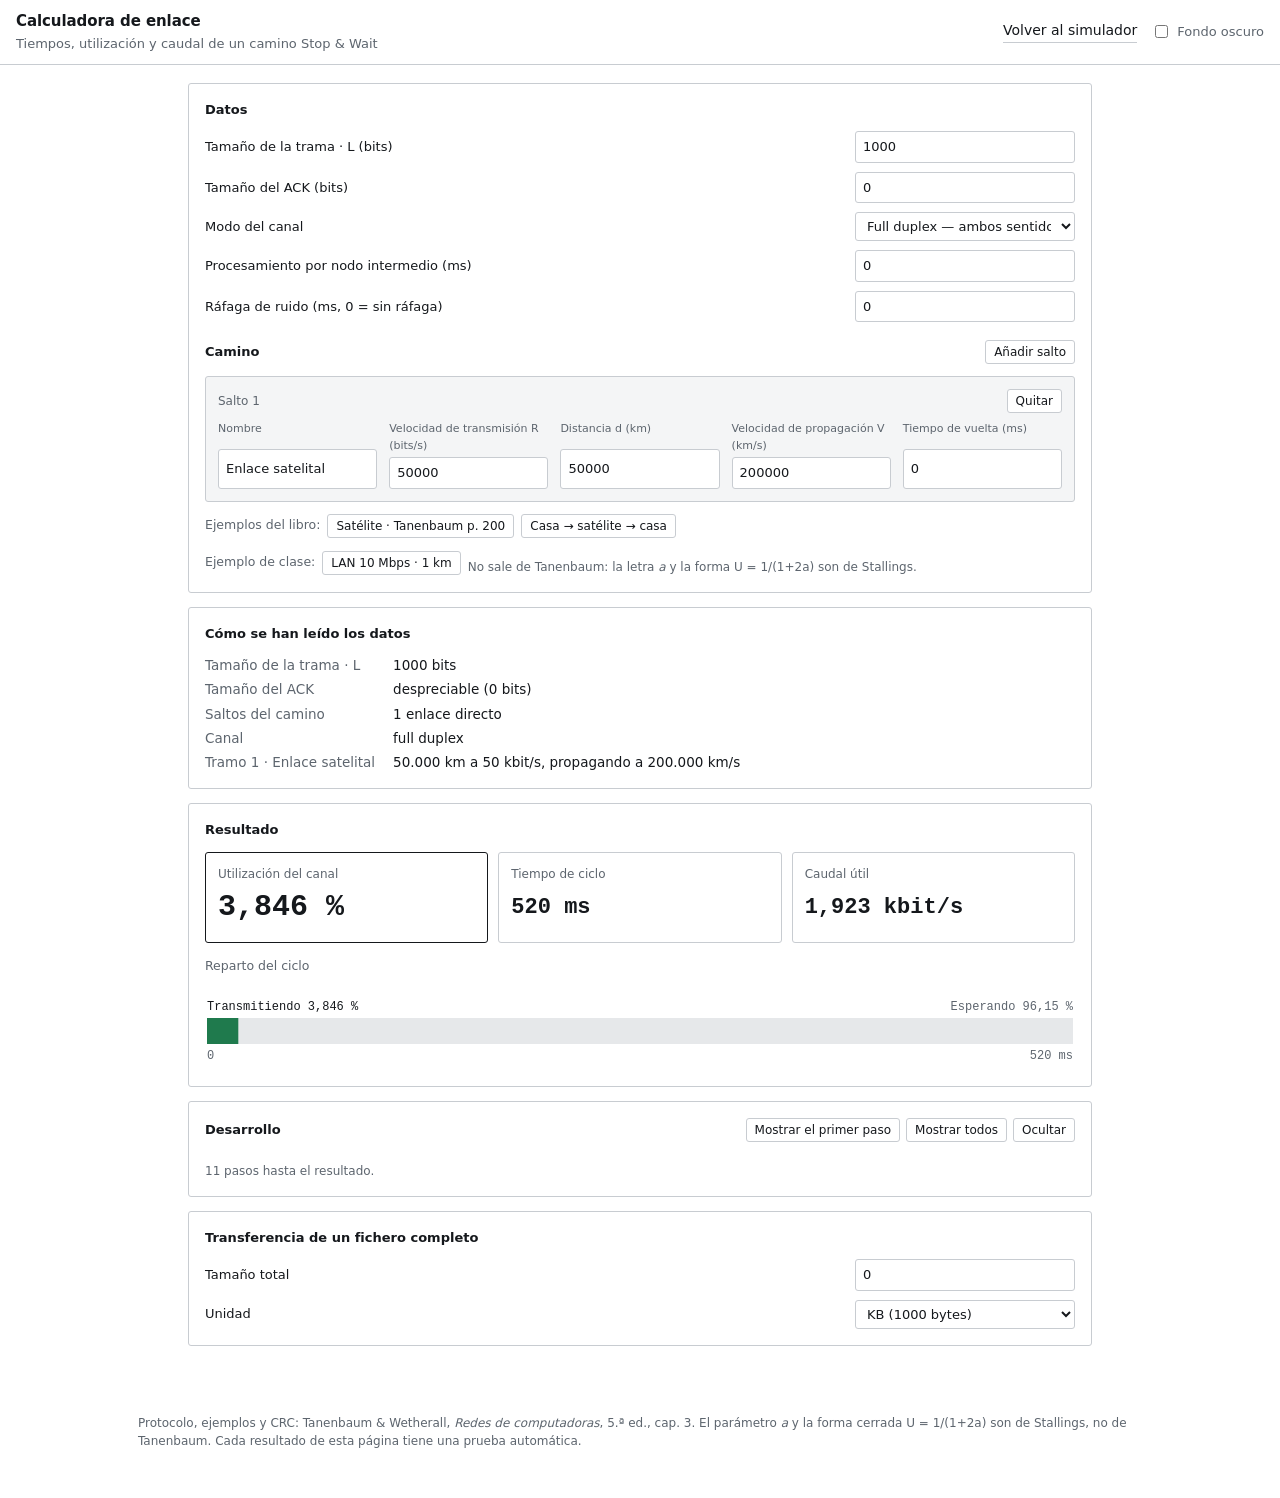
<file: simulador_stop_and_wait_v2/calculadora.html>
<!DOCTYPE html>
<html lang="es" data-theme="light">
<head>
  <meta charset="UTF-8">
  <meta name="viewport" content="width=device-width, initial-scale=1.0">
  <title>Calculadora de enlace — Stop &amp; Wait</title>
  <link rel="stylesheet" href="css/style.css">
</head>
<body>

<header class="bar">
  <div>
    <h1>Calculadora de enlace</h1>
    <span class="where">Tiempos, utilización y caudal de un camino Stop &amp; Wait</span>
  </div>
  <nav>
    <a href="index.html">Volver al simulador</a>
    <label class="switch"><input type="checkbox" id="theme-switch"> Fondo oscuro</label>
  </nav>
</header>

<main class="calc">

  <!-- ---------------- Entrada ---------------- -->
  <section class="pod pod-input">
    <div class="pod-head"><h2>Datos</h2></div>

    <div class="field-grid">
      <label for="frame-bits">Tamaño de la trama · L (bits)</label>
      <input type="number" id="frame-bits" class="num" min="1" step="1" value="1000">

      <label for="ack-bits">Tamaño del ACK (bits)</label>
      <input type="number" id="ack-bits" class="num" min="0" step="1" value="0">

      <label for="duplex-mode">Modo del canal</label>
      <select id="duplex-mode">
        <option value="full" selected>Full duplex — ambos sentidos a la vez</option>
        <option value="half">Half duplex — alternancia estricta</option>
      </select>

      <label for="processing-ms">Procesamiento por nodo intermedio (ms)</label>
      <input type="number" id="processing-ms" class="num" min="0" step="0.1" value="0">

      <label for="burst-ms">Ráfaga de ruido (ms, 0 = sin ráfaga)</label>
      <input type="number" id="burst-ms" class="num" min="0" step="0.1" value="0">
    </div>
    <!-- Nota informativa sobre la otra página, no un aviso de validación: va con
         el tono apagado de las pistas, fuera de la rejilla de dos columnas (dentro
         ocuparía una celda y descolocaría las etiquetas siguientes) y arriba, en el
         bloque de datos, donde no compite con el resultado. -->
    <p class="hint" id="frame-bits-hint" hidden></p>

    <div class="pod-head" style="margin-top:18px">
      <h2>Camino</h2>
      <button type="button" id="btn-add-link" class="btn-secondary btn-small">Añadir salto</button>
    </div>
    <div id="links-container" class="links-container"></div>

    <div class="presets">
      <span class="presets-label">Ejemplos del libro:</span>
      <button type="button" class="btn-ghost btn-small" data-preset="satelite">Satélite · Tanenbaum p. 200</button>
      <button type="button" class="btn-ghost btn-small" data-preset="casa-satelite-casa">Casa → satélite → casa</button>
    </div>
    <div class="presets">
      <span class="presets-label">Ejemplo de clase:</span>
      <button type="button" class="btn-ghost btn-small" data-preset="lan">LAN 10 Mbps · 1 km</button>
      <span class="hint">No sale de Tanenbaum: la letra <em>a</em> y la forma U = 1/(1+2a) son de Stallings.</span>
    </div>

    <div id="error-box" class="error-box" hidden></div>
  </section>

  <!-- ---------------- Interpretación ---------------- -->
  <section class="pod">
    <div class="pod-head"><h2>Cómo se han leído los datos</h2></div>
    <dl class="interpret" id="interpret"></dl>
  </section>

  <!-- ---------------- Resultado ---------------- -->
  <section class="pod">
    <div class="pod-head"><h2>Resultado</h2></div>
    <div class="headline" id="headline"></div>

    <figure class="figure">
      <figcaption id="cycle-caption">Reparto del ciclo</figcaption>
      <canvas id="cycle-chart" height="86" role="img" aria-labelledby="cycle-caption"></canvas>
      <div class="chart-tip" id="cycle-tip" hidden></div>
    </figure>
  </section>

  <!-- ---------------- Desarrollo ---------------- -->
  <section class="pod">
    <div class="pod-head">
      <h2>Desarrollo</h2>
      <div class="pod-actions">
        <button type="button" class="btn-secondary btn-small" id="btn-next-step">Mostrar el primer paso</button>
        <button type="button" class="btn-ghost btn-small" id="btn-all-steps">Mostrar todos</button>
        <button type="button" class="btn-ghost btn-small" id="btn-hide-steps" hidden>Ocultar</button>
      </div>
    </div>
    <ol class="steps-list" id="steps-list"></ol>
    <p class="hint" id="steps-progress"></p>
  </section>

  <!-- ---------------- Ráfaga de ruido ---------------- -->
  <section class="pod" id="burst-pod" hidden>
    <div class="pod-head"><h2>Ráfaga de ruido</h2></div>
    <ol class="steps-list" id="burst-steps-list"></ol>
  </section>

  <!-- ---------------- Transferencia ---------------- -->
  <section class="pod" id="transfer-pod" hidden>
    <div class="pod-head"><h2>Transferencia de un fichero completo</h2></div>
    <div class="field-grid">
      <label for="transfer-size">Tamaño total</label>
      <input type="number" id="transfer-size" class="num" min="0" step="1" value="0">

      <label for="transfer-unit">Unidad</label>
      <select id="transfer-unit">
        <option value="bits">bits</option>
        <option value="kb" selected>KB (1000 bytes)</option>
        <option value="mb">MB (1000 KB)</option>
      </select>
    </div>
    <ol class="steps-list" id="transfer-steps-list"></ol>
  </section>

  <!-- ---------------- Curva ----------------
       Oculta por decisión del usuario (2026-09-08). Se conserva el marcado y el
       código que la dibuja: quitarla del todo obligaría a tocar calc.js y sus
       pruebas, y volver a enseñarla es sólo borrar el `hidden`. -->
  <section class="pod" id="curve-pod" hidden>
    <div class="pod-head"><h2>Dónde cae este enlace</h2></div>
    <figure class="figure">
      <figcaption id="curve-caption">Utilización de Stop &amp; Wait según el parámetro <em>a</em>, con este enlace marcado</figcaption>
      <canvas id="curve-chart" height="240" role="img" aria-labelledby="curve-caption"></canvas>
      <div class="chart-tip" id="curve-tip" hidden></div>
    </figure>

    <div class="table-wrap" tabindex="0" role="group" aria-label="Los mismos valores de la curva, en tabla">
      <table class="result-table" id="curve-table">
        <caption>Los mismos valores, en tabla</caption>
        <thead><tr><th scope="col">a</th><th scope="col">U</th><th scope="col">Lectura</th></tr></thead>
        <tbody></tbody>
      </table>
    </div>
  </section>

</main>

<footer class="footer">
  <p>
    Protocolo, ejemplos y CRC: Tanenbaum &amp; Wetherall, <em>Redes de computadoras</em>, 5.ª ed., cap. 3.
    El parámetro <em>a</em> y la forma cerrada U = 1/(1+2a) son de Stallings, no de Tanenbaum.
    Cada resultado de esta página tiene una prueba automática.
  </p>
</footer>

<!-- frame.js solo para poder decir qué tamaño usaría el simulador (roundFrameBits).
     La calculadora no redondea, y es a propósito: ver notaDeTramaReal() en js/calc.js. -->
<script src="js/frame.js"></script>
<script src="js/network.js"></script>
<script src="js/unidades.js"></script>
<script src="js/mathml.js"></script>
<script src="js/steps.js"></script>
<script src="js/calc.js"></script>
</body>
</html>
</file>
<file: simulador_stop_and_wait_v2/css/style.css>
/* style.css — instrumento de laboratorio, no panel decorado.
   Reglas: sin degradados, sin sombras, sin brillos. Un borde de 1 px separa
   las cosas. El color solo significa (entregada, esperando, error), nunca
   decora. Los números van en monoespaciada de ancho tabular. */

:root {
  --paper: #ffffff;
  --paper-sunk: #f4f5f6;
  --grid: #e6e8ea;
  --rule: #c8ccd1;
  --rule-strong: #9aa1a9;
  --ink: #15181c;
  --ink-soft: #5d656e;

  --data: #1f7a4d;   /* trama aceptada */
  --ack: #1b5fa8;    /* confirmación */
  --wait: #a86400;   /* esperando, temporizador */
  --fault: #b3261e;  /* perdida, CRC incorrecto */

  --cell: 26px;

  /* Acentos de las gráficas. Validados con el script del skill de dataviz:
     banda de luminosidad, croma, separación para daltonismo y contraste. */
  --chart-1: #1f7a4d;
  --chart-2: #1b5fa8;
}

:root[data-theme="dark"] {
  --paper: #0f1215;
  --paper-sunk: #15191d;
  --grid: #22272c;
  --rule: #333a41;
  --rule-strong: #5c666f;
  --ink: #e6e9ec;
  --ink-soft: #98a1aa;

  --data: #4cc38a;
  --ack: #6aa8f0;
  --wait: #e0a33e;
  --fault: #f2695c;

  /* En oscuro no valen los mismos tonos aclarados: se re-eligen sobre el fondo
     oscuro y se vuelven a validar. */
  --chart-1: #3aa876;
  --chart-2: #4f8fd8;
}

* { box-sizing: border-box; }

html, body { height: 100%; }

body {
  margin: 0;
  background: var(--paper);
  color: var(--ink);
  font-family: ui-sans-serif, "Segoe UI", system-ui, sans-serif;
  font-size: 14px;
  line-height: 1.5;
}

/* El simulador ocupa lo que quede bajo la barra, sea cual sea su altura: la
   barra envuelve en dos lineas cuando la ventana estrecha, asi que restarle
   una altura fija dejaba el panel colgando fuera de la pantalla. */
body.app {
  display: flex;
  flex-direction: column;
  height: 100dvh;
  overflow: hidden;
}

body.app > .bar { flex: 0 0 auto; }

.num, input[type="number"], .mono {
  font-family: ui-monospace, "Cascadia Mono", Consolas, monospace;
  font-variant-numeric: tabular-nums;
}

/* ---------- Barra superior ---------- */

.bar {
  display: flex;
  align-items: center;
  justify-content: space-between;
  gap: 16px;
  padding: 10px 16px;
  border-bottom: 1px solid var(--rule);
  flex-wrap: wrap;
}

.bar h1 {
  margin: 0;
  font-size: 15px;
  font-weight: 600;
  letter-spacing: -0.005em;
}

.bar .where {
  color: var(--ink-soft);
  font-size: 13px;
}

.bar nav { display: flex; gap: 14px; align-items: center; }

.bar a {
  color: var(--ink);
  text-decoration: none;
  border-bottom: 1px solid var(--rule);
  padding-bottom: 1px;
}

.bar a:hover { border-color: var(--ink); }

.switch {
  display: inline-flex;
  gap: 6px;
  align-items: center;
  color: var(--ink-soft);
  font-size: 13px;
  cursor: pointer;
}

/* ---------- Estructura del simulador ---------- */

.work {
  display: grid;
  grid-template-columns: minmax(0, 1fr) 336px;
  /* La fila se acota: sin esto crece con el contenido y el escenario se sale
     por debajo de la ventana. */
  grid-template-rows: minmax(0, 1fr);
  gap: 0;
  flex: 1 1 auto;
  min-height: 0;
}

.stage {
  display: grid;
  /* El diagrama toma lo que sobre; la tira de paquetes tiene altura propia y
     no se sacrifica nunca: es lo que hay que ver hasta abajo. */
  grid-template-rows: minmax(0, 1fr) auto;
  min-width: 0;
  min-height: 0;
  overflow: hidden;
  border-right: 1px solid var(--rule);
}

/* Los canvas van absolutos dentro de su caja: con `height: 100%` sobre una
   caja de altura automatica, el tamano intrinseco del canvas (el atributo
   `height` que le escribe resizeCanvases) realimentaba la altura de la fila y
   el escenario crecia mas que la ventana. */
.diagram-wrap { position: relative; min-height: 0; overflow: hidden; }
.diagram-wrap canvas { position: absolute; inset: 0; display: block; width: 100%; height: 100%; }

.chain-wrap {
  position: relative;
  border-top: 1px solid var(--rule);
  height: clamp(104px, 15vh, 132px);
  overflow: hidden;
  background: var(--paper-sunk);
}

.chain-wrap canvas { position: absolute; inset: 0; display: block; width: 100%; height: 100%; }

.rail {
  overflow-y: auto;
  overscroll-behavior: contain;
  background: var(--paper);
}

.block {
  border-bottom: 1px solid var(--rule);
  padding: 12px 14px;
}

.block h2 {
  margin: 0 0 10px;
  font-size: 13px;
  font-weight: 600;
  color: var(--ink);
}

.hint {
  margin: 8px 0 0;
  color: var(--ink-soft);
  font-size: 12px;
}

/* ---------- Controles ---------- */

.transport {
  display: flex;
  gap: 6px;
  margin-bottom: 10px;
}

.btn {
  flex: 1;
  padding: 7px 10px;
  border: 1px solid var(--rule);
  background: var(--paper);
  color: var(--ink);
  border-radius: 3px;
  font: inherit;
  font-size: 13px;
  cursor: pointer;
}

.btn:hover:not(:disabled) { border-color: var(--rule-strong); background: var(--paper-sunk); }
.btn:disabled { color: var(--ink-soft); cursor: not-allowed; opacity: 0.55; }
.btn:focus-visible { outline: 2px solid var(--ack); outline-offset: 1px; }

.btn-danger { color: var(--fault); }
.btn-wide { width: 100%; }

.rows { display: grid; gap: 8px; }

.row {
  display: grid;
  grid-template-columns: minmax(0, 1fr) 118px;
  gap: 10px;
  align-items: center;
}

.row select { padding-left: 5px; padding-right: 2px; }

.row label { font-size: 13px; }

input[type="number"], input[type="text"], select {
  width: 100%;
  padding: 5px 7px;
  border: 1px solid var(--rule);
  border-radius: 3px;
  background: var(--paper);
  color: var(--ink);
  font: inherit;
  font-size: 13px;
}

input:focus, select:focus { outline: 2px solid var(--ack); outline-offset: 0; }

input[type="range"] { width: 100%; }

.check {
  display: flex;
  gap: 8px;
  align-items: flex-start;
  font-size: 13px;
  cursor: pointer;
}

.check input { margin-top: 3px; }

/* ---------- Estado ---------- */

.state-line {
  display: flex;
  align-items: baseline;
  justify-content: space-between;
  gap: 10px;
  padding-bottom: 8px;
  border-bottom: 1px solid var(--grid);
  margin-bottom: 10px;
}

.state-name { font-weight: 600; }
.state-name[data-tone="data"] { color: var(--data); }
.state-name[data-tone="wait"] { color: var(--wait); }
.state-name[data-tone="fault"] { color: var(--fault); }

.clock { color: var(--ink-soft); font-size: 13px; }

.timer-track {
  height: 4px;
  background: var(--grid);
  border-radius: 2px;
  overflow: hidden;
}

.timer-fill { height: 100%; width: 0; background: var(--wait); }

/* ---------- Telemetría ---------- */

.readout {
  display: grid;
  grid-template-columns: 1fr auto;
  gap: 2px 12px;
  font-size: 13px;
}

.readout dt { color: var(--ink-soft); }
.readout dd { margin: 0; text-align: right; }

/* ---------- Nodos ---------- */

.hop {
  border: 1px solid var(--rule);
  border-radius: 3px;
  padding: 8px;
  margin-bottom: 8px;
  background: var(--paper-sunk);
}

.hop-head {
  display: flex;
  justify-content: space-between;
  align-items: center;
  margin-bottom: 6px;
  font-size: 12px;
  color: var(--ink-soft);
}

.hop-head button {
  border: 1px solid var(--rule);
  background: transparent;
  color: var(--fault);
  border-radius: 3px;
  font: inherit;
  font-size: 12px;
  padding: 1px 7px;
  cursor: pointer;
}

.hop-fields { display: grid; grid-template-columns: 1fr 1fr; gap: 6px; }
.hop-fields label { font-size: 11px; color: var(--ink-soft); display: grid; gap: 2px; }

/* ---------- Inspector ---------- */

.targets { display: flex; gap: 6px; margin-bottom: 10px; flex-wrap: wrap; }

.target {
  padding: 4px 9px;
  border: 1px solid var(--rule);
  border-radius: 3px;
  background: var(--paper);
  color: var(--ink);
  font: inherit;
  font-size: 12px;
  cursor: pointer;
}

.target[aria-pressed="true"] { border-color: var(--ink); background: var(--paper-sunk); }

.bits {
  display: grid;
  grid-template-columns: repeat(16, 1fr);
  gap: 1px;
  margin: 8px 0;
  border: 1px solid var(--rule);
  padding: 1px;
  background: var(--rule);
}

.bit {
  aspect-ratio: 1;
  border: 0;
  padding: 0;
  background: var(--paper);
  color: var(--ink);
  font-family: ui-monospace, Consolas, monospace;
  font-size: 10px;
  line-height: 1;
  cursor: pointer;
}

.bit:hover { background: var(--paper-sunk); }
.bit[data-part="crc"] { color: var(--ack); }
.bit[data-flipped="true"] { background: var(--fault); color: #fff; }

/* Marca el primer bit de cada byte (grupos de 8) para que la tira de mil
   bits se lea en bloques en vez de como una masa uniforme de casillas. */
.bit[data-byte-start="true"] { border-left: 2px solid var(--rule-strong); }

.crc-state { font-weight: 600; }
.crc-state[data-ok="true"] { color: var(--data); }
.crc-state[data-ok="false"] { color: var(--fault); }

.inspector-empty { color: var(--ink-soft); font-size: 13px; }

.actions { display: grid; grid-template-columns: 1fr 1fr; gap: 6px; margin-top: 10px; }

/* ---------- CRC paso a paso ---------- */

.crc-table {
  width: 100%;
  margin: 8px 0;
  border-collapse: collapse;
  font-family: ui-monospace, Consolas, monospace;
  font-size: 11.5px;
  font-variant-numeric: tabular-nums;
}

.crc-table th,
.crc-table td {
  text-align: left;
  padding: 3px 5px;
  border-bottom: 1px solid var(--grid);
}

.crc-table th { color: var(--ink-soft); font-weight: 500; }

.crc-row { cursor: pointer; }
.crc-row:hover { background: var(--paper-sunk); }
.crc-row:focus-visible { outline: 2px solid var(--ack); outline-offset: -2px; }

.crc-detail {
  white-space: pre;
  overflow-x: auto;
  background: var(--paper-sunk);
  color: var(--ink-soft);
  font-size: 11px;
  line-height: 1.6;
  padding: 8px 6px;
}

.crc-verdict {
  margin: 6px 0 0;
  font-size: 12.5px;
  font-weight: 600;
}

.crc-verdict[data-ok="true"] { color: var(--data); }
.crc-verdict[data-ok="false"] { color: var(--fault); }

/* ---------- Bitácora ---------- */

/* Sin scroll propio: anidado dentro del .rail se pisaban los dos y la rueda
   movia el que no tocaba. El unico scroll de la columna es el del .rail. */
.log {
  margin: 0;
  padding: 0;
  list-style: none;
  font-family: ui-monospace, Consolas, monospace;
  font-size: 12px;
}

.log li {
  display: grid;
  grid-template-columns: 62px 1fr;
  gap: 8px;
  padding: 2px 0;
  border-bottom: 1px solid var(--grid);
}

.log time { color: var(--ink-soft); font-variant-numeric: tabular-nums; }
.log li[data-kind="SUCCESS"] span { color: var(--data); }
.log li[data-kind="WARNING"] span { color: var(--wait); }
.log li[data-kind="ERROR"] span { color: var(--fault); }

/* ---------- Leyenda ---------- */

.legend { display: grid; gap: 4px; font-size: 12px; color: var(--ink-soft); }
.legend span { display: flex; align-items: center; gap: 7px; }
.legend i {
  width: 18px;
  height: 0;
  border-top-width: 2px;
  border-top-style: solid;
  display: inline-block;
}

/* La ráfaga no es una flecha: se pinta como una franja translúcida que cruza
   el escenario (ALPHA_BANDA_RUIDO en ui.js), así que su muestra tampoco puede
   ser una línea. Se ve más apagada en el diagrama porque allí cubre mucha
   superficie; en 18 px con ese alfa haría falta una lupa. */
.legend i.band { height: 10px; border-top-width: 0; opacity: 0.35; }

/* ---------- Página de la calculadora ---------- */

.topbar { border-bottom: 1px solid var(--rule); }

.topbar-inner {
  max-width: 1040px;
  margin: 0 auto;
  padding: 14px 18px;
  display: flex;
  gap: 16px;
  align-items: center;
  justify-content: space-between;
  flex-wrap: wrap;
}

.topbar h1 { margin: 0; font-size: 17px; font-weight: 600; }
.subtitle { margin: 3px 0 0; color: var(--ink-soft); font-size: 13px; }
.theme-toggle { display: flex; align-items: center; gap: 7px; color: var(--ink-soft); font-size: 13px; cursor: pointer; }

.layout { max-width: 1040px; margin: 0 auto; padding: 18px 18px 56px; display: grid; gap: 14px; }

.card { border: 1px solid var(--rule); border-radius: 3px; padding: 16px; }
.card h2 { margin: 0 0 12px; font-size: 13px; font-weight: 600; color: var(--ink); text-transform: none; letter-spacing: 0; }
.card-head { display: flex; align-items: baseline; justify-content: space-between; gap: 12px; flex-wrap: wrap; }
.note { margin: 12px 0 0; color: var(--ink-soft); font-size: 12.5px; }

.field-grid { display: grid; grid-template-columns: minmax(200px, 1fr) minmax(150px, 220px); gap: 9px 16px; align-items: center; }
.field-grid label { font-size: 13px; }

.links-container { display: grid; gap: 10px; }
.link-row { border: 1px solid var(--rule); border-radius: 3px; padding: 12px; background: var(--paper-sunk); }
.link-row-head { display: flex; align-items: center; justify-content: space-between; margin-bottom: 8px; }
.link-index { font-size: 12px; color: var(--ink-soft); }
.link-fields { display: grid; grid-template-columns: repeat(auto-fit, minmax(140px, 1fr)); gap: 8px 12px; }
.link-field { display: grid; gap: 3px; }
.link-field label { font-size: 11px; color: var(--ink-soft); }

.btn-secondary, .btn-ghost {
  flex: 0 0 auto;
  padding: 6px 12px;
  border: 1px solid var(--rule);
  border-radius: 3px;
  background: var(--paper);
  color: var(--ink);
  font: inherit;
  font-size: 13px;
  cursor: pointer;
  text-decoration: none;
  display: inline-block;
}

.btn-secondary:hover, .btn-ghost:hover { border-color: var(--rule-strong); background: var(--paper-sunk); }
.btn-small { padding: 2px 8px; font-size: 12px; }

.presets { margin-top: 12px; display: flex; gap: 7px; align-items: center; flex-wrap: wrap; }
.presets-label { font-size: 12.5px; color: var(--ink-soft); }

.error-box { margin-bottom: 12px; padding: 8px 10px; border: 1px solid var(--fault); border-radius: 3px; color: var(--fault); font-size: 13px; }
.error-box[hidden] { display: none; }

.result-grid { display: grid; grid-template-columns: repeat(auto-fit, minmax(160px, 1fr)); gap: 10px; }
.result-tile { display: grid; gap: 1px; padding: 12px; border: 1px solid var(--rule); border-radius: 3px; }
.result-label { font-size: 12px; color: var(--ink-soft); }
.result-value { font-size: 22px; font-weight: 600; font-family: ui-monospace, Consolas, monospace; font-variant-numeric: tabular-nums; }
.result-hint { font-size: 11.5px; color: var(--ink-soft); }

.util-bar { margin: 14px 0 4px; height: 8px; background: var(--grid); border-radius: 2px; overflow: hidden; }
.util-bar-busy { height: 100%; width: 0; background: var(--data); }

.result-table { width: 100%; margin-top: 14px; border-collapse: collapse; font-size: 13.5px; }
.result-table th, .result-table td { text-align: left; padding: 6px 8px; border-bottom: 1px solid var(--grid); vertical-align: top; }
.result-table th { font-weight: 500; width: 32%; }
.result-table td { font-family: ui-monospace, Consolas, monospace; font-variant-numeric: tabular-nums; }
.cell-note {
  color: var(--ink-soft);
  font-size: 12px;
  font-family: ui-sans-serif, "Segoe UI", system-ui, sans-serif;
  font-variant-numeric: normal;
}

.steps {
  margin: 0;
  padding: 14px;
  background: var(--paper-sunk);
  border: 1px solid var(--rule);
  border-radius: 3px;
  font-family: ui-monospace, Consolas, monospace;
  font-size: 12.5px;
  line-height: 1.55;
  white-space: pre;
  overflow-x: auto;
}

.footer { max-width: 1040px; margin: 0 auto; padding: 0 18px 36px; color: var(--ink-soft); font-size: 12px; }
code { font-family: ui-monospace, Consolas, monospace; font-size: 12.5px; }

/* ---------- Adaptación ---------- */

@media (max-width: 980px) {
  /* En una columna manda el scroll de la pagina: el panel deja de estar
     encajado en la altura de la ventana. */
  body.app { height: auto; overflow: visible; display: block; }
  .work { grid-template-columns: 1fr; grid-template-rows: none; height: auto; }
  .stage { overflow: visible; }
  .rail { overflow-y: visible; }
  .stage { border-right: 0; }
  .diagram-wrap { height: 62vh; }
  .rail { border-top: 1px solid var(--rule); }
  .field-grid { grid-template-columns: 1fr; }
}

@media (prefers-reduced-motion: reduce) {
  * { transition: none !important; }
}


/* ---------- Calculadora: bloques al estilo de un resolutor ---------- */

.calc {
  max-width: 940px;
  margin: 0 auto;
  padding: 18px 18px 56px;
  display: grid;
  gap: 14px;
}

.pod {
  border: 1px solid var(--rule);
  border-radius: 3px;
  padding: 16px;
}

.pod-head {
  display: flex;
  align-items: center;
  justify-content: space-between;
  gap: 12px;
  flex-wrap: wrap;
  margin-bottom: 12px;
}

.pod-head h2 {
  margin: 0;
  font-size: 13px;
  font-weight: 600;
}

.pod-actions { display: flex; gap: 6px; flex-wrap: wrap; }

/* Interpretación de los datos */

.interpret {
  display: grid;
  grid-template-columns: minmax(160px, auto) 1fr;
  gap: 4px 18px;
  margin: 0;
  font-size: 13.5px;
}

.interpret dt { color: var(--ink-soft); }
.interpret dd { margin: 0; }

/* Titular */

.headline {
  display: grid;
  grid-template-columns: repeat(auto-fit, minmax(150px, 1fr));
  gap: 10px;
}

.headline-item {
  display: grid;
  gap: 2px;
  padding: 12px;
  border: 1px solid var(--rule);
  border-radius: 3px;
}

.headline-main { border-color: var(--ink); }
.headline-label { font-size: 12px; color: var(--ink-soft); }
.headline-value { font-size: 22px; font-weight: 600; }
.headline-main .headline-value { font-size: 30px; }

/* Pasos */

.steps-list {
  margin: 0;
  padding: 0;
  list-style: none;
  display: grid;
  gap: 10px;
}

.step {
  border: 1px solid var(--rule);
  border-radius: 3px;
  padding: 12px 14px 12px 44px;
  position: relative;
}

.step::before {
  content: attr(data-index);
  position: absolute;
  left: 12px;
  top: 12px;
  width: 20px;
  height: 20px;
  border: 1px solid var(--rule);
  border-radius: 50%;
  font-family: ui-monospace, Consolas, monospace;
  font-size: 11px;
  line-height: 19px;
  text-align: center;
  color: var(--ink-soft);
}

.step-title { margin: 0 0 8px; font-size: 13.5px; font-weight: 600; }

.step-math {
  display: grid;
  gap: 2px;
  font-family: ui-monospace, Consolas, monospace;
  font-variant-numeric: tabular-nums;
  overflow-x: auto;
}

.math-formula { font-size: 15px; }
.math-sub { font-size: 13.5px; color: var(--ink-soft); }
.math-res { font-size: 15px; font-weight: 600; color: var(--chart-1); }

.step-note { margin: 8px 0 0; font-size: 12.5px; color: var(--ink-soft); }

.step-more {
  margin-top: 8px;
  padding: 3px 9px;
  border: 1px solid var(--rule);
  border-radius: 3px;
  background: transparent;
  color: var(--ink);
  font: inherit;
  font-size: 12.5px;
  cursor: pointer;
}

.step-more:hover { border-color: var(--rule-strong); background: var(--paper-sunk); }

.step-detail {
  margin: 8px 0 0;
  padding: 10px 12px 10px 28px;
  background: var(--paper-sunk);
  border-radius: 3px;
  font-size: 13px;
  display: grid;
  gap: 4px;
}

/* Figuras y gráficas */

.figure { margin: 14px 0 0; position: relative; }

.figure figcaption {
  font-size: 12.5px;
  color: var(--ink-soft);
  margin-bottom: 8px;
}

.figure canvas { display: block; width: 100%; }

.chart-tip {
  position: absolute;
  pointer-events: none;
  padding: 4px 8px;
  border: 1px solid var(--rule);
  background: var(--paper);
  color: var(--ink);
  border-radius: 3px;
  font-family: ui-monospace, Consolas, monospace;
  font-size: 12px;
  white-space: nowrap;
}

.chart-tip[hidden] { display: none; }

.table-wrap { margin-top: 16px; overflow-x: auto; border-radius: 3px; }
.table-wrap:focus-visible { outline: 2px solid var(--chart-2); outline-offset: 2px; }
.result-table caption {
  text-align: left;
  font-size: 12.5px;
  color: var(--ink-soft);
  padding-bottom: 6px;
}
.row-current td { font-weight: 600; }
.row-current td:first-child { border-left: 2px solid var(--chart-1); padding-left: 6px; }

.sr-only {
  position: absolute;
  width: 1px; height: 1px;
  padding: 0; margin: -1px;
  overflow: hidden;
  clip: rect(0 0 0 0);
  white-space: nowrap;
  border: 0;
}

/* Derivación paso a paso. Un renglón por línea de razonamiento, con el motivo
   al lado en tono apagado: se lee la cuenta de un vistazo y el porqué solo si
   hace falta. --muted no existe en este proyecto: el tono apagado ya definido
   en :root es --ink-soft (ver arriba, "El titular..."), así que se usa ese. */
.math-row {
  display: flex;
  align-items: baseline;
  gap: 14px;
  flex-wrap: wrap;
  padding: 3px 0;
}
.math-row math {
  font-size: 1.15em;
}
.math-why {
  color: var(--ink-soft);
  font-size: 0.85em;
  flex: 1 1 240px;
}
/* Si el navegador no soportara MathML, el <math> se vería como texto seguido.
   No se pierde información, solo la forma apilada. */
</file>
<file: simulador_stop_and_wait_web/css/style.css>
:root {
  --bg: #0b1220;
  --card-bg: #141d2f;
  --card-border: #263045;
  --surface-2: #1b2740;
  --accent-tx: #5b8def;
  --accent-rx: #2dd4a7;
  --text-main: #e8ecf3;
  --text-muted: #8993a8;

  --btn-start: #16a34a;
  --btn-pause: #d97706;
  --btn-reset: #3a4459;
  --btn-danger: #b91c1c;
  --btn-delay: #6d28d9;

  --canvas-bg: #0a111e;
  --pipe-bg: #182238;
  --pipe-fg: #8993a8;
  --badge-bg: #263045;

  --stat-blue: #5b8def;
  --stat-green: #22c58f;
  --stat-red: #ef4444;
  --stat-orange: #f59e0b;
  --stat-purple: #a78bfa;
  --stat-muted: #8993a8;

  --danger: #ef4444;
  --warning: #f59e0b;
  --success: #22c58f;
  --info: #5b8def;

  /* Paleta de estado para gráficos (fija, no cambia con el tema) */
  --status-good: #0ca30c;
  --status-critical: #d03b3b;

  --shadow-sm: 0 1px 2px rgba(0, 0, 0, 0.24);
  --shadow-md: 0 8px 24px rgba(0, 0, 0, 0.28);
  --radius-sm: 6px;
  --radius-md: 10px;
}

:root[data-theme="light"] {
  --bg: #f2f4f9;
  --card-bg: #ffffff;
  --card-border: #e1e6ef;
  --surface-2: #eef1f7;
  --accent-tx: #3760c9;
  --accent-rx: #0d8f63;
  --text-main: #16202f;
  --text-muted: #5b6576;

  --canvas-bg: #eef1f7;
  --pipe-bg: #eef1f7;
  --pipe-fg: #445168;
  --badge-bg: #dbe2ee;

  --stat-blue: #3760c9;
  --stat-green: #0d8f63;
  --stat-red: #c0271d;
  --stat-orange: #b45309;
  --stat-purple: #6d28d9;
  --stat-muted: #5b6576;

  --shadow-sm: 0 1px 2px rgba(16, 24, 40, 0.06);
  --shadow-md: 0 8px 24px rgba(16, 24, 40, 0.10);
}

* { box-sizing: border-box; }

body {
  margin: 0;
  background: var(--bg);
  color: var(--text-main);
  font-family: "Segoe UI", -apple-system, BlinkMacSystemFont, sans-serif;
  font-size: 14px;
  transition: background 0.2s ease, color 0.2s ease;
}

.icon {
  width: 16px;
  height: 16px;
  flex-shrink: 0;
  vertical-align: -3px;
}

.icon-lg {
  width: 28px;
  height: 28px;
}

/* ---------- Header ---------- */
.header {
  display: flex;
  align-items: center;
  justify-content: space-between;
  background: var(--card-bg);
  border-bottom: 1px solid var(--card-border);
  padding: 14px 24px;
}

.brand {
  display: flex;
  align-items: center;
  gap: 12px;
}

.brand-icon {
  display: flex;
  align-items: center;
  justify-content: center;
  width: 38px;
  height: 38px;
  border-radius: var(--radius-md);
  background: var(--surface-2);
  color: var(--accent-tx);
  flex-shrink: 0;
}

.brand-icon .icon {
  width: 20px;
  height: 20px;
}

.header-title-box h1 {
  margin: 0;
  font-size: 17px;
  font-weight: 600;
  color: var(--text-main);
  letter-spacing: -0.01em;
}

.header-title-box p {
  margin: 2px 0 0;
  font-size: 12px;
  color: var(--text-muted);
}

.header-actions {
  display: flex;
  align-items: center;
  gap: 14px;
}

/* ---------- Theme switch ---------- */
.theme-switch {
  display: inline-flex;
  align-items: center;
  cursor: pointer;
}

.theme-switch input {
  position: absolute;
  opacity: 0;
  width: 1px;
  height: 1px;
}

.theme-switch-track {
  position: relative;
  display: flex;
  align-items: center;
  justify-content: space-between;
  width: 52px;
  height: 28px;
  padding: 0 6px;
  border-radius: 999px;
  background: var(--surface-2);
  border: 1px solid var(--card-border);
  transition: background 0.2s ease;
}

.theme-switch-icon {
  width: 13px;
  height: 13px;
  color: var(--text-muted);
  position: relative;
  z-index: 1;
}

.theme-switch-thumb {
  position: absolute;
  top: 2px;
  left: 2px;
  width: 22px;
  height: 22px;
  border-radius: 50%;
  background: var(--accent-tx);
  box-shadow: var(--shadow-sm);
  transition: transform 0.22s ease;
}

.theme-switch input:checked ~ .theme-switch-track .theme-switch-thumb {
  transform: translateX(24px);
  background: #7c8bab;
}

.theme-switch input:focus-visible ~ .theme-switch-track {
  outline: 2px solid var(--accent-tx);
  outline-offset: 2px;
}

/* ---------- Status badge ---------- */
.status-badge {
  display: inline-flex;
  align-items: center;
  gap: 8px;
  background: var(--badge-bg);
  color: var(--text-main);
  font-weight: 600;
  font-size: 12.5px;
  padding: 6px 14px;
  border-radius: 999px;
  white-space: nowrap;
}

.status-dot {
  width: 8px;
  height: 8px;
  border-radius: 50%;
  background: currentColor;
  flex-shrink: 0;
}

/* ---------- Layout ---------- */
.main-container {
  max-width: 1200px;
  margin: 0 auto;
  padding: 20px 16px 40px;
  display: flex;
  flex-direction: column;
  gap: 14px;
}

.card {
  background: var(--card-bg);
  border: 1px solid var(--card-border);
  border-radius: var(--radius-md);
  padding: 18px 20px;
  box-shadow: var(--shadow-sm);
}

.card-title {
  margin: 0 0 14px;
  font-size: 13px;
  font-weight: 700;
  text-transform: uppercase;
  letter-spacing: 0.04em;
  color: var(--text-muted);
  display: flex;
  align-items: center;
  gap: 8px;
  flex-wrap: wrap;
}

.card-title .icon {
  color: var(--accent-tx);
}

.card-title-formula {
  font-size: 11px;
  font-weight: 500;
  text-transform: none;
  letter-spacing: 0;
  color: var(--text-muted);
  font-family: Consolas, monospace;
  opacity: 0.85;
}

.card-title-sub {
  font-size: 11px;
  font-weight: 500;
  text-transform: none;
  letter-spacing: 0;
  color: var(--text-muted);
  opacity: 0.85;
}

/* ---------- Controls ---------- */
.ctrl-grid {
  display: grid;
  grid-template-columns: repeat(auto-fit, minmax(140px, auto));
  gap: 14px 22px;
  align-items: end;
}

.ctrl-grid label {
  display: block;
  font-size: 11.5px;
  font-weight: 600;
  color: var(--text-muted);
  margin-bottom: 6px;
  text-transform: uppercase;
  letter-spacing: 0.03em;
}

.ctrl-grid input[type="number"] {
  width: 90px;
  padding: 8px 10px;
  border: 1px solid var(--card-border);
  border-radius: var(--radius-sm);
  background: #ffffff;
  color: #111827;
  font-weight: 600;
  font-size: 13.5px;
}

.ctrl-grid input[type="number"]:disabled {
  background: #e5e9f0;
  color: #6b7280;
}

.range-with-label {
  display: flex;
  align-items: center;
  gap: 10px;
}

.ctrl-grid input[type="range"] {
  width: 120px;
  accent-color: var(--accent-tx);
}

.speed-label {
  font-weight: 700;
  font-size: 12.5px;
  color: var(--accent-tx);
  min-width: 34px;
  font-family: Consolas, monospace;
}

.ctrl-buttons {
  display: flex;
  gap: 8px;
  grid-column: span 3;
}

/* ---------- Buttons ---------- */
.btn {
  display: inline-flex;
  align-items: center;
  justify-content: center;
  gap: 7px;
  border: none;
  border-radius: var(--radius-sm);
  padding: 9px 16px;
  font-weight: 600;
  font-size: 12.5px;
  color: #ffffff;
  cursor: pointer;
  transition: background 0.15s ease, transform 0.05s ease, box-shadow 0.15s ease;
  box-shadow: var(--shadow-sm);
}

.btn:active:not(:disabled) {
  transform: translateY(1px);
}

.btn:disabled {
  background: var(--card-border) !important;
  color: var(--text-muted) !important;
  cursor: not-allowed;
  box-shadow: none;
  opacity: 0.75;
}

.btn-primary { background: var(--btn-start); }
.btn-primary:hover:not(:disabled) { background: #189950; }

.btn-secondary { background: var(--btn-pause); }
.btn-secondary:hover:not(:disabled) { background: #c4700a; }

.btn-ghost {
  background: transparent;
  color: var(--text-main);
  border: 1px solid var(--card-border);
  box-shadow: none;
}
.btn-ghost:hover:not(:disabled) { background: var(--surface-2); }

.btn-danger { background: var(--btn-danger); flex: 1; }
.btn-danger:hover:not(:disabled) { background: #dc2626; }

.btn-delay { background: var(--btn-delay); flex: 1; }
.btn-delay:hover:not(:disabled) { background: #7c3aed; }

/* ---------- Link params card ---------- */
/* Parámetros a la izquierda, resultados + gráfica a la derecha, como dos
   columnas de un mismo bloque. */
.link-panel {
  display: grid;
  grid-template-columns: 1fr auto 1fr;
  gap: 28px;
  align-items: start;
}

.link-panel-divider {
  align-self: stretch;
  width: 1px;
  background: var(--card-border);
}

.link-panel-col { min-width: 0; }

.link-grid {
  display: grid;
  grid-template-columns: auto 1fr;
  gap: 10px 16px;
  align-items: center;
}

.link-grid label {
  font-size: 12px;
  font-weight: 600;
  color: var(--text-muted);
}

.link-grid input[type="number"] {
  width: 100%;
  max-width: 170px;
  padding: 7px 10px;
  border: 1px solid var(--card-border);
  border-radius: var(--radius-sm);
  background: #ffffff;
  color: #111827;
  font-weight: 600;
  font-size: 13px;
}

.link-results {
  display: flex;
  flex-wrap: wrap;
  gap: 12px 24px;
}

.link-result {
  display: flex;
  flex-direction: column;
  gap: 3px;
  font-size: 11px;
  color: var(--text-muted);
  text-transform: uppercase;
  letter-spacing: 0.03em;
}

.link-result strong {
  font-family: Consolas, monospace;
  font-size: 16px;
  text-transform: none;
  letter-spacing: 0;
}

/* Comparación Ocupado (Tt) vs. Ocioso (2·Tp): dos columnas lado a lado en vez
   de una sola barra apilada, para que la diferencia se lea de un vistazo. */
.util-chart {
  display: flex;
  align-items: flex-end;
  justify-content: center;
  gap: 36px;
  margin-top: 20px;
  padding-top: 4px;
}

.util-chart-col {
  display: flex;
  flex-direction: column;
  align-items: center;
  width: 88px;
}

.util-chart-value {
  font-family: Consolas, monospace;
  font-weight: 700;
  font-size: 15px;
  color: var(--text-main);
  margin-bottom: 8px;
}

.util-chart-track {
  position: relative;
  width: 44px;
  height: 128px;
  background: var(--surface-2);
  border-radius: 4px 4px 2px 2px;
  overflow: hidden;
}

.util-chart-fill {
  position: absolute;
  left: 0;
  right: 0;
  bottom: 0;
  height: 0%;
  border-radius: 4px 4px 0 0;
  transition: height 0.3s ease;
}

.util-chart-fill-busy { background: var(--status-good); }
.util-chart-fill-idle { background: var(--status-critical); }

.util-chart-label {
  display: flex;
  align-items: center;
  margin-top: 10px;
  font-size: 11.5px;
  color: var(--text-muted);
  white-space: nowrap;
}

.util-chart-label .dot {
  display: inline-block;
  width: 8px;
  height: 8px;
  border-radius: 50%;
  margin-right: 6px;
  flex-shrink: 0;
}

.dot-busy { background: var(--status-good); }
.dot-idle { background: var(--status-critical); }

.link-hint {
  margin: 12px 0 0;
  font-size: 11.5px;
  color: var(--text-muted);
  line-height: 1.5;
}

/* ---------- Canvas + telemetry ---------- */
.mid-frame {
  display: flex;
  gap: 14px;
  align-items: stretch;
}

.canvas-card { flex: 1; min-width: 0; }

.warning-banner {
  display: flex;
  align-items: flex-start;
  gap: 10px;
  background: rgba(239, 68, 68, 0.12);
  border: 1px solid rgba(239, 68, 68, 0.4);
  color: var(--text-main);
  border-radius: var(--radius-sm);
  padding: 10px 14px;
  font-size: 12.5px;
  line-height: 1.5;
  margin-bottom: 12px;
}

.warning-banner .icon { color: var(--danger); margin-top: 2px; }
.warning-banner[hidden] { display: none; }

.canvas-wrap {
  position: relative;
  width: 100%;
  height: 240px;
  background: var(--canvas-bg);
  border-radius: var(--radius-sm);
  border: 1px solid var(--card-border);
  overflow: hidden;
}

#sim-canvas { display: block; width: 100%; height: 100%; }

.stats-card { width: 260px; flex-shrink: 0; }

.stat-row {
  display: flex;
  justify-content: space-between;
  align-items: center;
  padding: 8px 0;
  font-size: 12.5px;
  color: var(--text-muted);
  border-bottom: 1px solid var(--card-border);
}

.stat-row:last-child { border-bottom: none; }

.stat-value {
  font-family: Consolas, monospace;
  font-weight: 700;
  font-size: 14px;
}

.stat-blue { color: var(--stat-blue); }
.stat-green { color: var(--stat-green); }
.stat-red { color: var(--stat-red); }
.stat-orange { color: var(--stat-orange); }
.stat-purple { color: var(--stat-purple); }
.stat-muted { color: var(--stat-muted); }

/* ---------- Network actions ---------- */
.interrupt-row { display: flex; gap: 10px; }

/* ---------- Pipeline ---------- */
.pipe-container { display: flex; flex-wrap: wrap; gap: 8px; }

.pipe-card {
  flex: 1 1 110px;
  min-width: 110px;
  text-align: center;
  border: 1px solid var(--card-border);
  border-radius: var(--radius-sm);
  padding: 10px 6px;
  background: var(--pipe-bg);
  color: var(--pipe-fg);
}

.pipe-card-label {
  font-size: 12px;
  font-weight: 700;
}

.pipe-card-status {
  display: block;
  margin-top: 4px;
  font-size: 10px;
  font-weight: 600;
  text-transform: uppercase;
  letter-spacing: 0.03em;
  opacity: 0.85;
}

/* ---------- Toast (informativos, se autodescartan) ---------- */
.toast-container {
  position: absolute;
  top: 14px;
  right: 14px;
  display: flex;
  flex-direction: column;
  gap: 8px;
  pointer-events: none;
  z-index: 10;
  max-width: min(320px, calc(100% - 28px));
}

.toast {
  display: flex;
  align-items: flex-start;
  gap: 9px;
  padding: 10px 13px;
  border-radius: var(--radius-sm);
  font-size: 12px;
  font-weight: 500;
  line-height: 1.4;
  color: #f8fafc;
  background: #1c2942;
  border: 1px solid rgba(255, 255, 255, 0.08);
  box-shadow: var(--shadow-md);
  border-left: 3px solid var(--info);
  opacity: 0;
  transform: translateX(16px);
  transition: opacity 0.2s ease, transform 0.2s ease;
}

.toast.show { opacity: 1; transform: translateX(0); }
.toast .icon { margin-top: 1px; }
.toast-INFO { border-left-color: var(--info); }
.toast-INFO .icon { color: var(--info); }
.toast-SUCCESS { border-left-color: var(--success); }
.toast-SUCCESS .icon { color: var(--success); }

/* ---------- Alerta modal (eventos de red que requieren confirmación) ---------- */
.alert-overlay {
  position: fixed;
  inset: 0;
  background: rgba(4, 8, 16, 0.6);
  backdrop-filter: blur(2px);
  display: flex;
  align-items: center;
  justify-content: center;
  z-index: 100;
  padding: 20px;
  animation: alert-fade-in 0.15s ease;
}

.alert-overlay[hidden] { display: none; }

@keyframes alert-fade-in {
  from { opacity: 0; }
  to { opacity: 1; }
}

.alert-dialog {
  background: var(--card-bg);
  border: 1px solid var(--card-border);
  border-radius: var(--radius-md);
  box-shadow: var(--shadow-md);
  max-width: 440px;
  width: 100%;
  padding: 26px 28px 22px;
  text-align: center;
  animation: alert-pop-in 0.18s ease;
}

@keyframes alert-pop-in {
  from { opacity: 0; transform: scale(0.96) translateY(6px); }
  to { opacity: 1; transform: scale(1) translateY(0); }
}

.alert-icon-wrap {
  width: 52px;
  height: 52px;
  border-radius: 50%;
  display: flex;
  align-items: center;
  justify-content: center;
  margin: 0 auto 16px;
  background: rgba(239, 68, 68, 0.14);
  color: var(--danger);
}

.alert-icon-wrap.kind-warning { background: rgba(245, 158, 11, 0.14); color: var(--warning); }
.alert-icon-wrap.kind-danger { background: rgba(239, 68, 68, 0.14); color: var(--danger); }

.alert-title {
  margin: 0 0 8px;
  font-size: 16px;
  font-weight: 700;
  color: var(--text-main);
}

.alert-message {
  margin: 0;
  font-size: 13px;
  line-height: 1.6;
  color: var(--text-muted);
}

.alert-actions {
  display: flex;
  flex-direction: column;
  align-items: center;
  gap: 10px;
  margin-top: 22px;
}

.alert-actions .btn {
  min-width: 140px;
  padding: 10px 18px;
  font-size: 13px;
}

.alert-queue-badge {
  font-size: 11px;
  color: var(--text-muted);
  background: var(--surface-2);
  border-radius: 999px;
  padding: 3px 10px;
}

.alert-queue-badge[hidden] { display: none; }

@media (max-width: 760px) {
  .mid-frame { flex-direction: column; }
  .stats-card { width: 100%; }
  .interrupt-row { flex-direction: column; }
  .ctrl-buttons { grid-column: span 1; }
  .link-panel { grid-template-columns: 1fr; }
  .link-panel-divider { display: none; }
}
</file>
